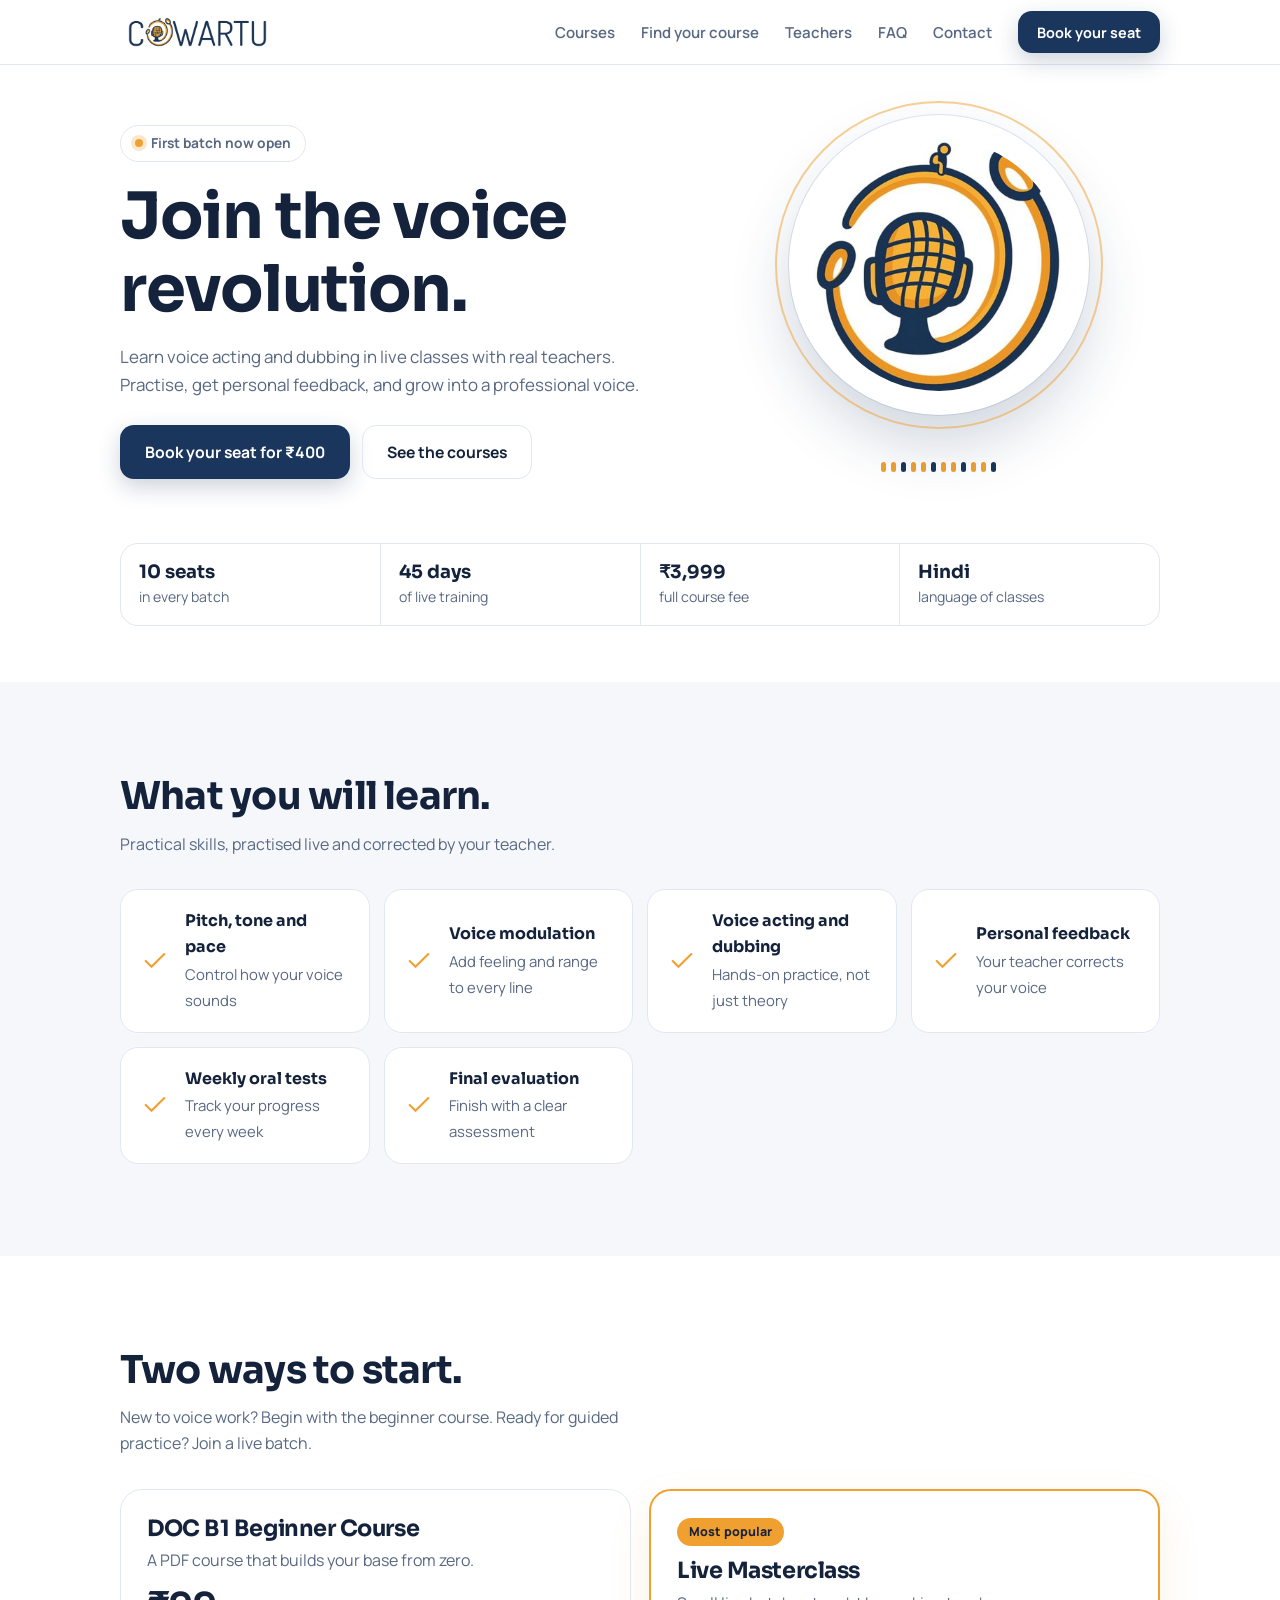
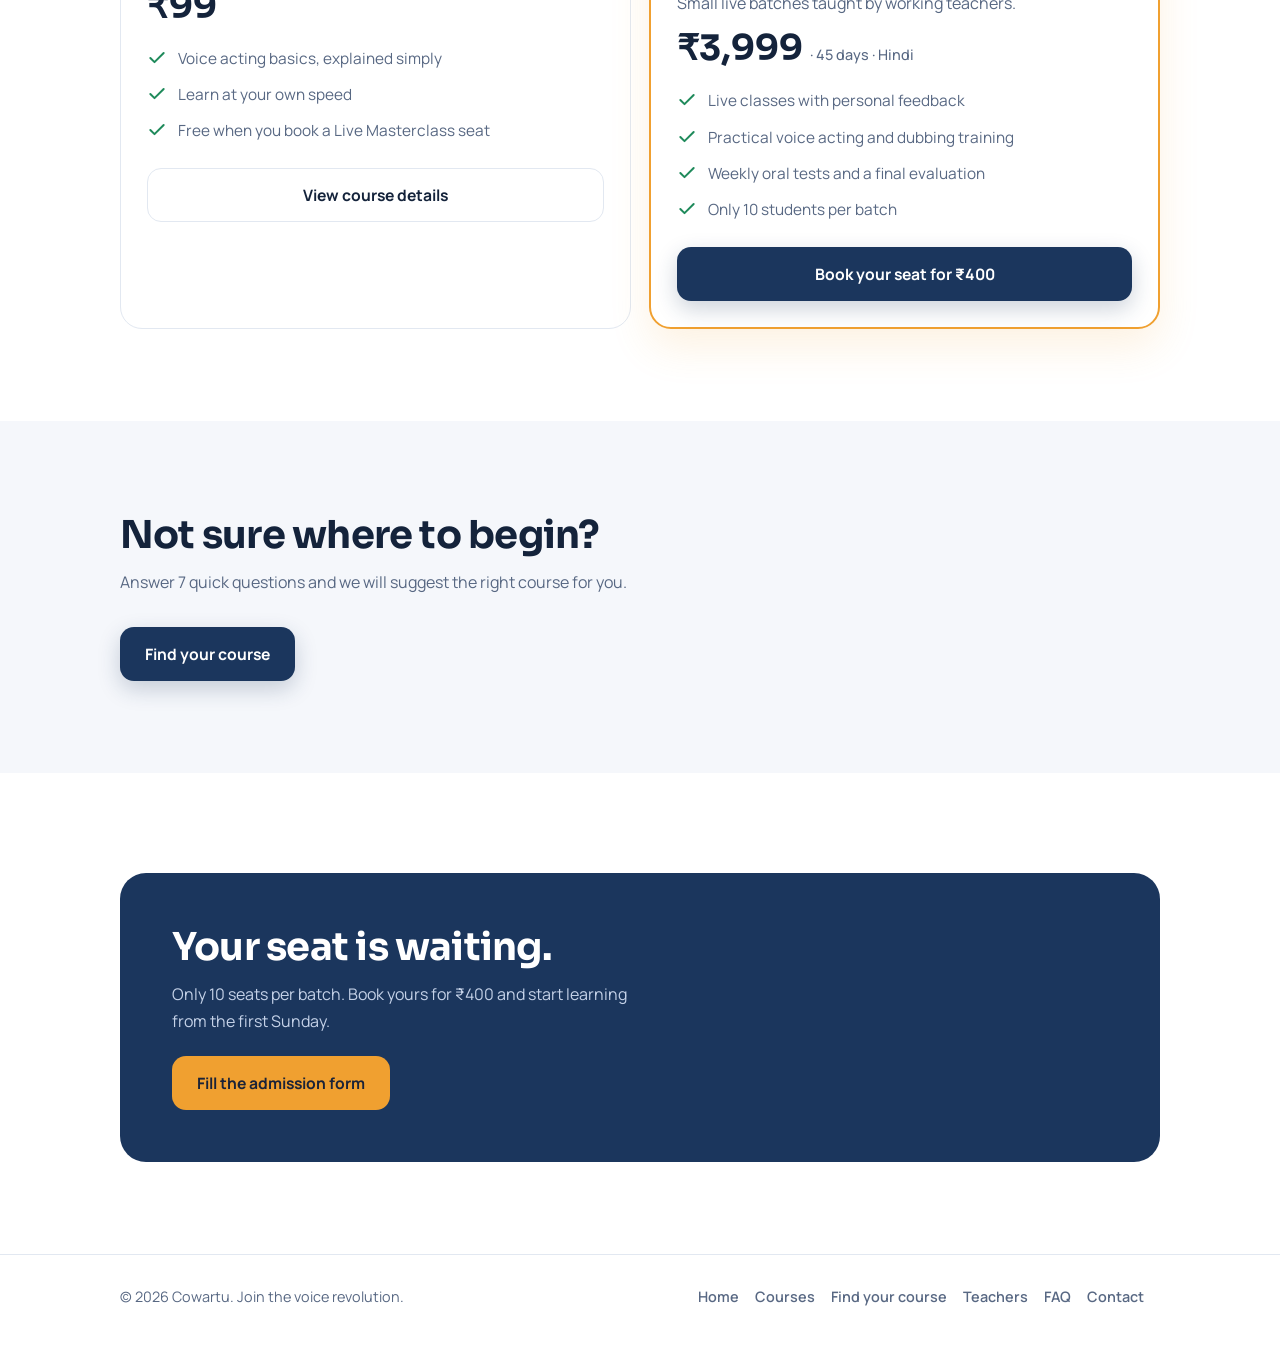
<file: index.html>
<!DOCTYPE html>
<html lang="en">
<head>
<meta charset="utf-8">
<meta name="viewport" content="width=device-width, initial-scale=1, viewport-fit=cover">
<title>Voice Acting and Dubbing Training | Cowartu</title>
<link rel="icon" href="assets/img/logo-mark.jpg">
<link rel="preconnect" href="https://fonts.googleapis.com">
<link rel="preconnect" href="https://fonts.gstatic.com" crossorigin>
<link href="https://fonts.googleapis.com/css2?family=Sora:wght@500;600;700&family=Manrope:wght@400;500;600;700&display=swap" rel="stylesheet">
<link rel="stylesheet" href="assets/css/style.css">
</head>
<body>
<svg width="0" height="0" style="position:absolute" aria-hidden="true">
<symbol id="ck" viewBox="0 0 24 24"><path d="M20 6 9 17l-5-5"/></symbol>
<symbol id="clk" viewBox="0 0 24 24"><circle cx="12" cy="12" r="9"/><path d="M12 7v5l3 2"/></symbol>
<symbol id="mail" viewBox="0 0 24 24"><rect x="3" y="5" width="18" height="14" rx="3"/><path d="m3 8 9 6 9-6"/></symbol>
<symbol id="tel" viewBox="0 0 24 24"><path d="M5 4h4l2 5-2.5 1.5a11 11 0 0 0 5 5L15 13l5 2v4a2 2 0 0 1-2 2A16 16 0 0 1 3 6a2 2 0 0 1 2-2z"/></symbol>
<symbol id="ig" viewBox="0 0 24 24"><rect x="3" y="3" width="18" height="18" rx="5"/><circle cx="12" cy="12" r="4"/><path d="M17.5 6.5h.01"/></symbol>
<symbol id="li" viewBox="0 0 24 24"><path d="M8 10v8M8 6.5v.01M12 18v-8m0 3a3 3 0 0 1 6 0v5"/><rect x="3" y="3" width="18" height="18" rx="4"/></symbol>
<symbol id="wa" viewBox="0 0 24 24"><path d="M3 21l1.6-4.6A8.5 8.5 0 1 1 8 19.5z"/><path d="M9 9c0 3 3 6 6 6l1-1.5-2-1-1 .8c-1-.4-2-1.4-2.4-2.4l.8-1-1-2z"/></symbol>
<symbol id="pin" viewBox="0 0 24 24"><path d="M12 21s7-6 7-11a7 7 0 0 0-14 0c0 5 7 11 7 11z"/><circle cx="12" cy="10" r="2.5"/></symbol>
<symbol id="menu" viewBox="0 0 24 24"><path d="M4 7h16M4 12h16M4 17h16"/></symbol>
</svg>
<header><div class="w nb"><a class="logo" href="index.html" aria-label="Cowartu home"><img src="assets/img/logo-wordmark.png" alt="Cowartu"></a><nav aria-label="Main"><ul><li><a class="l" href="courses.html">Courses</a></li><li><a class="l" href="finder.html">Find your course</a></li><li><a class="l" href="teachers.html">Teachers</a></li><li><a class="l" href="faq.html">FAQ</a></li><li><a class="l" href="contact.html">Contact</a></li><li><a class="btn p sm" href="admission.html">Book your seat</a></li></ul></nav><button class="bt" id="bt" aria-label="Open menu" aria-expanded="false"><svg fill="none" stroke="currentColor" stroke-width="2" stroke-linecap="round"><use href="#menu"/></svg></button></div><div class="menu" id="menu"><a href="courses.html">Courses</a><a href="finder.html">Find your course</a><a href="teachers.html">Teachers</a><a href="faq.html">FAQ</a><a href="contact.html">Contact</a><a class="btn p" href="admission.html">Book your seat</a></div></header>
<main>
<section class="hero">
 <div class="w">
  <div class="hg">
   <div>
    <span class="tagline"><i></i>First batch now open</span>
    <h1>Join the voice revolution.</h1>
    <p class="lead">Learn voice acting and dubbing in live classes with real teachers. Practise, get personal feedback, and grow into a professional voice.</p>
    <div class="cta">
     <a class="btn p" href="admission.html">Book your seat for ₹400</a>
     <a class="btn o" href="courses.html">See the courses</a>
    </div>
   </div>
   <div class="vis" aria-hidden="true">
    <div class="disc"><img src="assets/img/logo-mark.jpg" alt=""></div>
    <div class="wave"><i style="animation-delay:0s"></i><i style="animation-delay:.15s"></i><i style="animation-delay:.3s"></i><i style="animation-delay:.45s"></i><i style="animation-delay:.6s"></i><i style="animation-delay:.75s"></i><i style="animation-delay:.9s"></i><i style="animation-delay:1.05s"></i><i style="animation-delay:.2s"></i><i style="animation-delay:.5s"></i><i style="animation-delay:.8s"></i><i style="animation-delay:.35s"></i></div>
   </div>
  </div>
  <div class="facts">
   <div><b>10 seats</b><span>in every batch</span></div>
   <div><b>45 days</b><span>of live training</span></div>
   <div><b>₹3,999</b><span>full course fee</span></div>
   <div><b>Hindi</b><span>language of classes</span></div>
  </div>
 </div>
</section>
<section class="soft" id="learn">
 <div class="w">
  <h2>What you will learn.</h2>
  <p class="lead">Practical skills, practised live and corrected by your teacher.</p>
  <div class="sg">
   <div class="slot"><svg><use href="#ck"/></svg><div><b>Pitch, tone and pace</b><span>Control how your voice sounds</span></div></div>
   <div class="slot"><svg><use href="#ck"/></svg><div><b>Voice modulation</b><span>Add feeling and range to every line</span></div></div>
   <div class="slot"><svg><use href="#ck"/></svg><div><b>Voice acting and dubbing</b><span>Hands-on practice, not just theory</span></div></div>
   <div class="slot"><svg><use href="#ck"/></svg><div><b>Personal feedback</b><span>Your teacher corrects your voice</span></div></div>
   <div class="slot"><svg><use href="#ck"/></svg><div><b>Weekly oral tests</b><span>Track your progress every week</span></div></div>
   <div class="slot"><svg><use href="#ck"/></svg><div><b>Final evaluation</b><span>Finish with a clear assessment</span></div></div>
  </div>
 </div>
</section>
<section id="courses">
 <div class="w">
  <h2>Two ways to start.</h2>
  <p class="lead">New to voice work? Begin with the beginner course. Ready for guided practice? Join a live batch.</p>
  <div class="cg">
   <article class="card">
    <h3>DOC B1 Beginner Course</h3>
    <p style="color:var(--mute)">A PDF course that builds your base from zero.</p>
    <div class="price">₹99</div>
    <ul>
     <li><svg class="ck"><use href="#ck"/></svg>Voice acting basics, explained simply</li>
     <li><svg class="ck"><use href="#ck"/></svg>Learn at your own speed</li>
     <li><svg class="ck"><use href="#ck"/></svg>Free when you book a Live Masterclass seat</li>
    </ul>
    <a class="btn o" href="doc-b1.html">View course details</a>
   </article>
   <article class="card feat">
    <span class="pill">Most popular</span>
    <h3>Live Masterclass</h3>
    <p style="color:var(--mute)">Small live batches taught by working teachers.</p>
    <div class="price">₹3,999 <small>· 45 days · Hindi</small></div>
    <ul>
     <li><svg class="ck"><use href="#ck"/></svg>Live classes with personal feedback</li>
     <li><svg class="ck"><use href="#ck"/></svg>Practical voice acting and dubbing training</li>
     <li><svg class="ck"><use href="#ck"/></svg>Weekly oral tests and a final evaluation</li>
     <li><svg class="ck"><use href="#ck"/></svg>Only 10 students per batch</li>
    </ul>
    <a class="btn p" href="admission.html">Book your seat for ₹400</a>
   </article>
  </div>
 </div>
</section>
<section class="soft"><div class="w"><h2>Not sure where to begin?</h2><p class="lead">Answer 7 quick questions and we will suggest the right course for you.</p><a class="btn p" href="finder.html">Find your course</a></div></section>
<section id="join">
 <div class="w">
  <div class="band">
   <h2>Your seat is waiting.</h2>
   <p>Only 10 seats per batch. Book yours for ₹400 and start learning from the first Sunday.</p>
   <a class="btn" href="admission.html">Fill the admission form</a>
  </div>
 </div>
</section>
</main>
<footer><div class="w"><span>© 2026 Cowartu. Join the voice revolution.</span><span><a href="index.html">Home</a><a href="courses.html">Courses</a><a href="finder.html">Find your course</a><a href="teachers.html">Teachers</a><a href="faq.html">FAQ</a><a href="contact.html">Contact</a></span></div></footer>
<script src="assets/js/config.js"></script>
<script src="assets/js/main.js"></script>
</body>
</html>
</file>
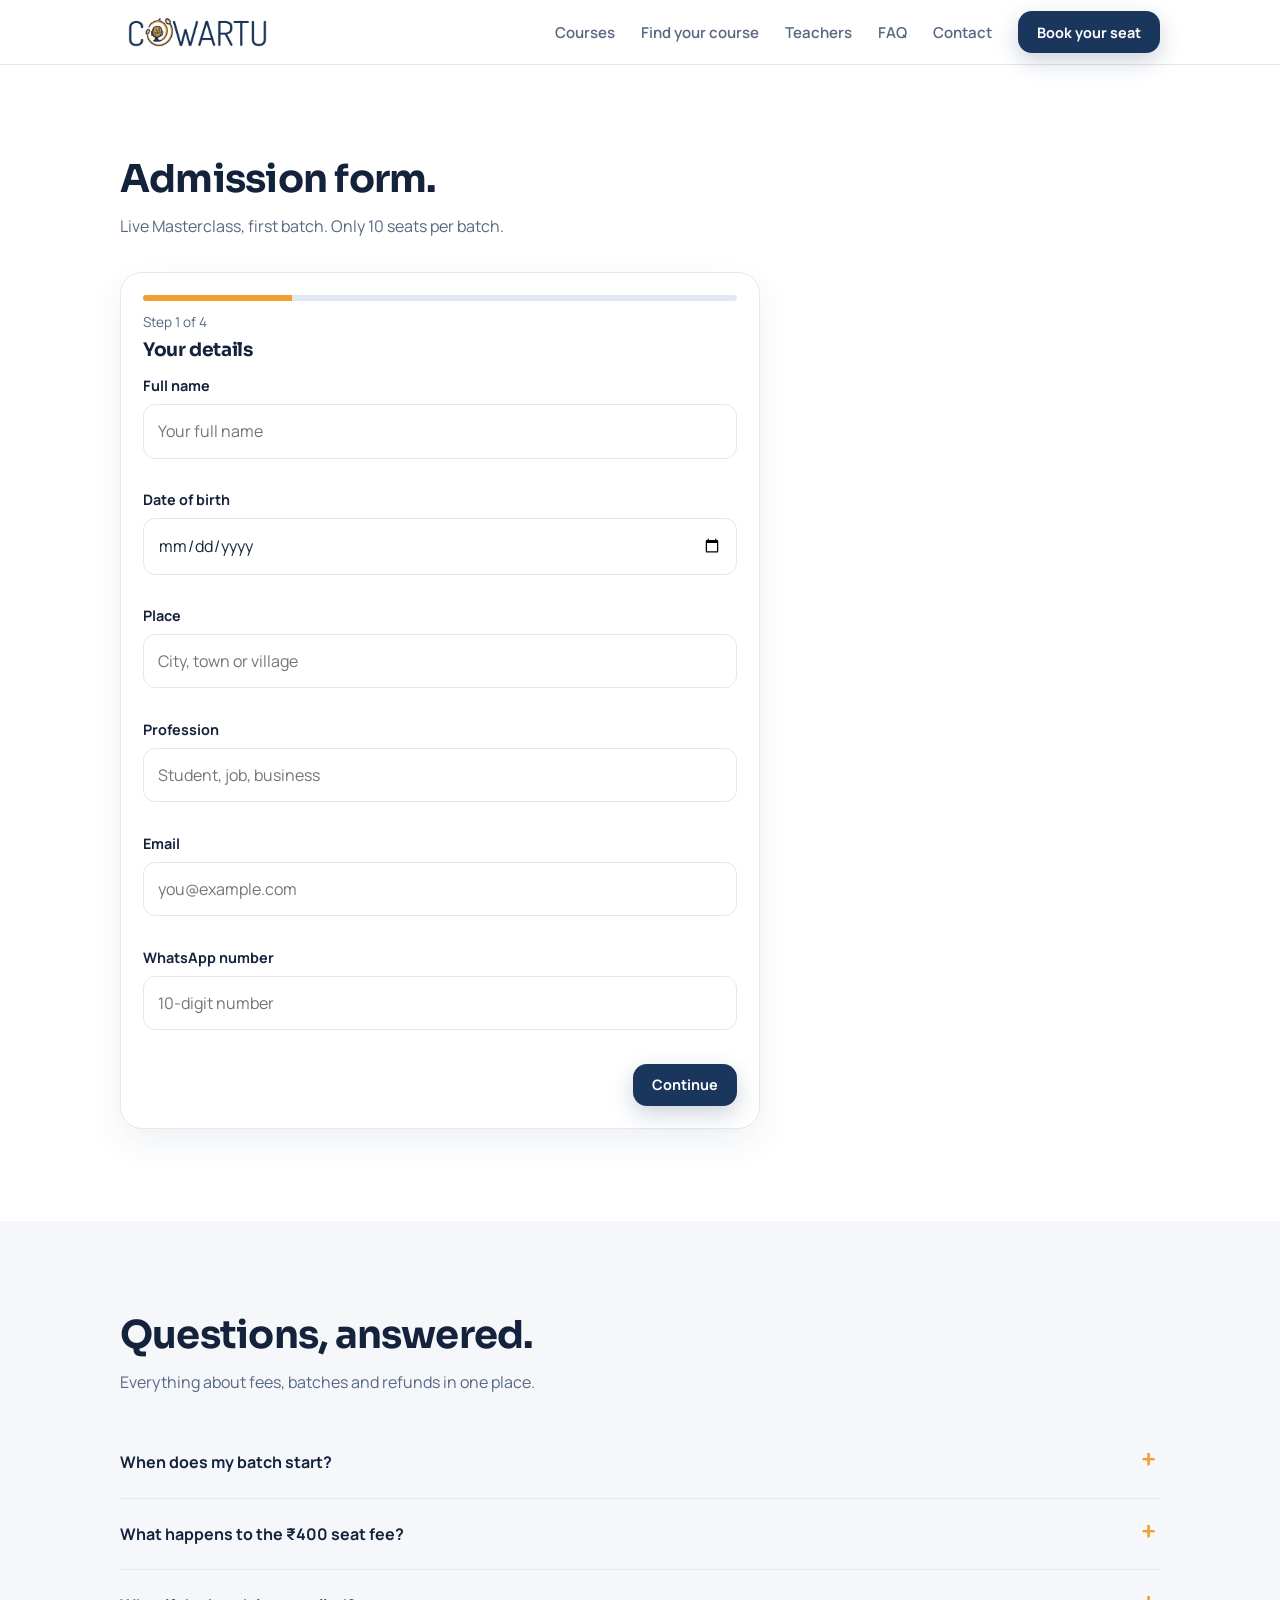
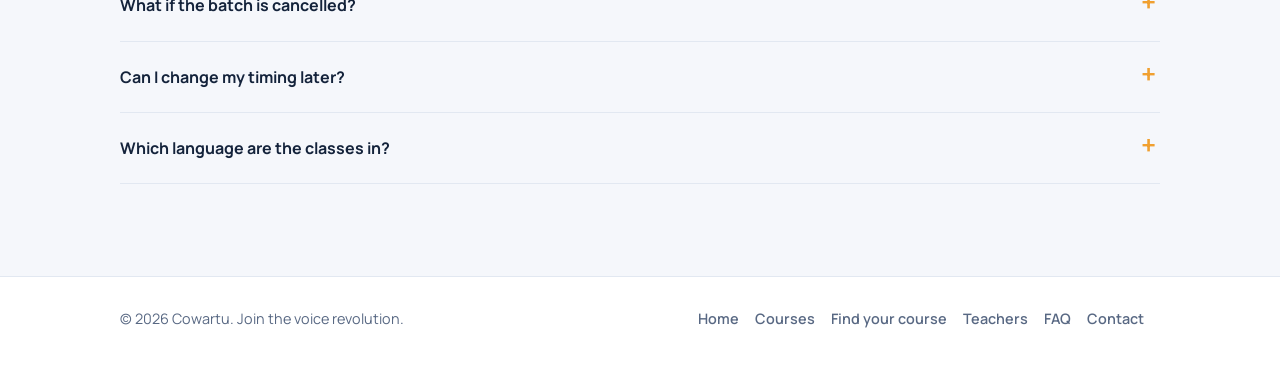
<file: admission.html>
<!DOCTYPE html>
<html lang="en">
<head>
<meta charset="utf-8">
<meta name="viewport" content="width=device-width, initial-scale=1, viewport-fit=cover">
<title>Admission Form | Cowartu</title>
<link rel="icon" href="assets/img/logo-mark.jpg">
<link rel="preconnect" href="https://fonts.googleapis.com">
<link rel="preconnect" href="https://fonts.gstatic.com" crossorigin>
<link href="https://fonts.googleapis.com/css2?family=Sora:wght@500;600;700&family=Manrope:wght@400;500;600;700&display=swap" rel="stylesheet">
<link rel="stylesheet" href="assets/css/style.css">
</head>
<body>
<svg width="0" height="0" style="position:absolute" aria-hidden="true">
<symbol id="ck" viewBox="0 0 24 24"><path d="M20 6 9 17l-5-5"/></symbol>
<symbol id="clk" viewBox="0 0 24 24"><circle cx="12" cy="12" r="9"/><path d="M12 7v5l3 2"/></symbol>
<symbol id="mail" viewBox="0 0 24 24"><rect x="3" y="5" width="18" height="14" rx="3"/><path d="m3 8 9 6 9-6"/></symbol>
<symbol id="tel" viewBox="0 0 24 24"><path d="M5 4h4l2 5-2.5 1.5a11 11 0 0 0 5 5L15 13l5 2v4a2 2 0 0 1-2 2A16 16 0 0 1 3 6a2 2 0 0 1 2-2z"/></symbol>
<symbol id="ig" viewBox="0 0 24 24"><rect x="3" y="3" width="18" height="18" rx="5"/><circle cx="12" cy="12" r="4"/><path d="M17.5 6.5h.01"/></symbol>
<symbol id="li" viewBox="0 0 24 24"><path d="M8 10v8M8 6.5v.01M12 18v-8m0 3a3 3 0 0 1 6 0v5"/><rect x="3" y="3" width="18" height="18" rx="4"/></symbol>
<symbol id="wa" viewBox="0 0 24 24"><path d="M3 21l1.6-4.6A8.5 8.5 0 1 1 8 19.5z"/><path d="M9 9c0 3 3 6 6 6l1-1.5-2-1-1 .8c-1-.4-2-1.4-2.4-2.4l.8-1-1-2z"/></symbol>
<symbol id="pin" viewBox="0 0 24 24"><path d="M12 21s7-6 7-11a7 7 0 0 0-14 0c0 5 7 11 7 11z"/><circle cx="12" cy="10" r="2.5"/></symbol>
<symbol id="menu" viewBox="0 0 24 24"><path d="M4 7h16M4 12h16M4 17h16"/></symbol>
</svg>
<header><div class="w nb"><a class="logo" href="index.html" aria-label="Cowartu home"><img src="assets/img/logo-wordmark.png" alt="Cowartu"></a><nav aria-label="Main"><ul><li><a class="l" href="courses.html">Courses</a></li><li><a class="l" href="finder.html">Find your course</a></li><li><a class="l" href="teachers.html">Teachers</a></li><li><a class="l" href="faq.html">FAQ</a></li><li><a class="l" href="contact.html">Contact</a></li><li><a class="btn p sm" href="admission.html">Book your seat</a></li></ul></nav><button class="bt" id="bt" aria-label="Open menu" aria-expanded="false"><svg fill="none" stroke="currentColor" stroke-width="2" stroke-linecap="round"><use href="#menu"/></svg></button></div><div class="menu" id="menu"><a href="courses.html">Courses</a><a href="finder.html">Find your course</a><a href="teachers.html">Teachers</a><a href="faq.html">FAQ</a><a href="contact.html">Contact</a><a class="btn p" href="admission.html">Book your seat</a></div></header>
<main>
<section id="apply">
 <div class="w">
  <h2>Admission form.</h2>
  <p class="lead">Live Masterclass, first batch. Only 10 seats per batch.</p>
  <div class="panel" id="fm"></div>
 </div>
</section>
<section class="soft" id="faq">
 <div class="w">
  <h2>Questions, answered.</h2>
  <p class="lead">Everything about fees, batches and refunds in one place.</p>
  <details><summary>When does my batch start?</summary><p>Your batch starts once 10 students have joined your chosen timing. We inform you by email and WhatsApp the moment it is ready.</p></details>
  <details><summary>What happens to the ₹400 seat fee?</summary><p>It is adjusted in your total course fee of ₹3,999. After the demo class, you pay the remaining ₹3,599.</p></details>
  <details><summary>What if the batch is cancelled?</summary><p>You receive a refund as soon as it is cancelled. ₹100 is deducted for the DOC B1 PDF course, so ₹300 is returned.</p></details>
  <details><summary>Can I change my timing later?</summary><p>Once a batch is fixed, the timing cannot be changed directly. Send a request by email to ishwar@cowartu.com.</p></details>
  <details><summary>Which language are the classes in?</summary><p>Classes are taught in Hindi.</p></details>
 </div>
</section>
<div id="md"></div>
</main>
<footer><div class="w"><span>© 2026 Cowartu. Join the voice revolution.</span><span><a href="index.html">Home</a><a href="courses.html">Courses</a><a href="finder.html">Find your course</a><a href="teachers.html">Teachers</a><a href="faq.html">FAQ</a><a href="contact.html">Contact</a></span></div></footer>
<script src="assets/js/config.js"></script>
<script src="assets/js/main.js"></script>
<script src="assets/js/admission.js"></script>
</body>
</html>
</file>
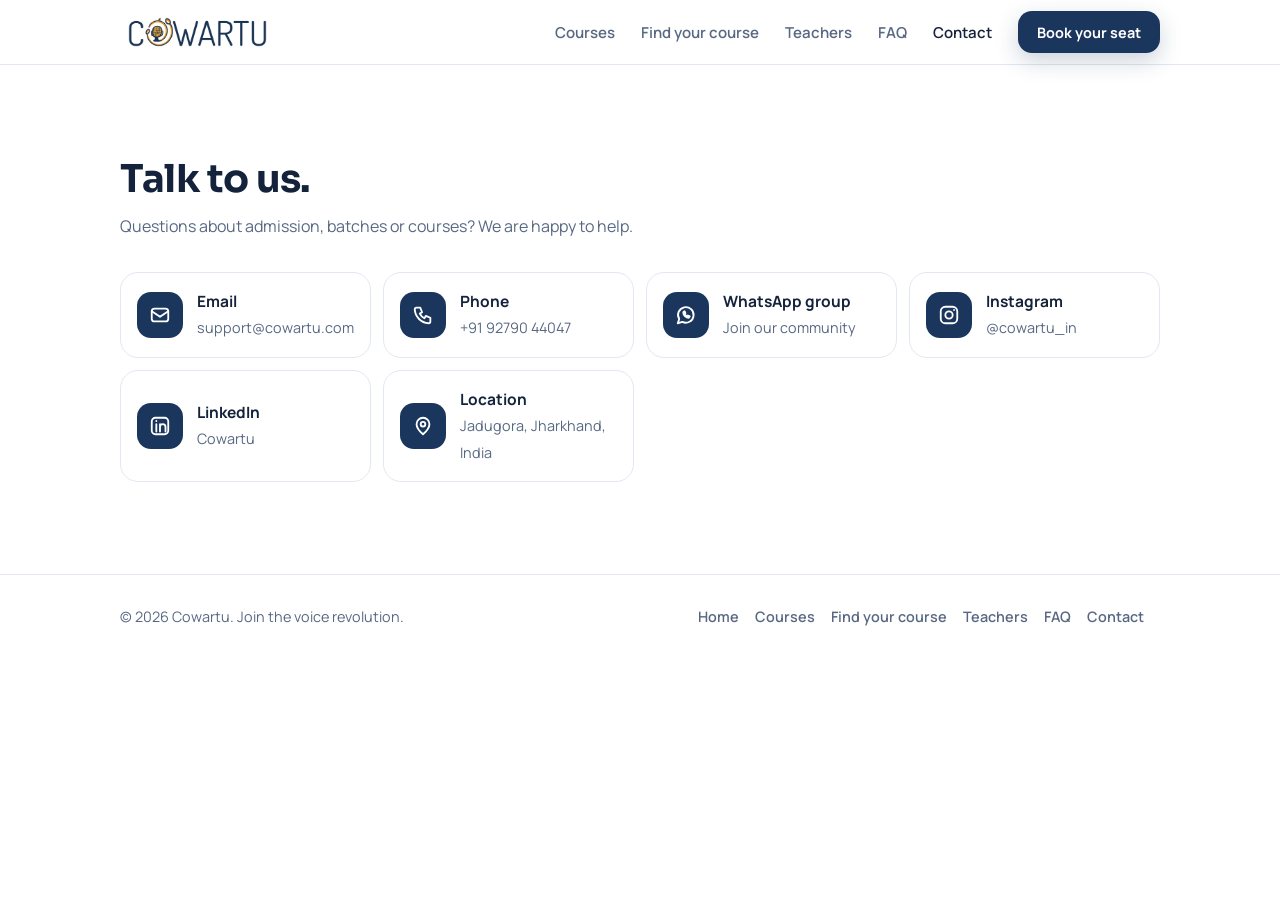
<file: contact.html>
<!DOCTYPE html>
<html lang="en">
<head>
<meta charset="utf-8">
<meta name="viewport" content="width=device-width, initial-scale=1, viewport-fit=cover">
<title>Contact Us | Cowartu</title>
<link rel="icon" href="assets/img/logo-mark.jpg">
<link rel="preconnect" href="https://fonts.googleapis.com">
<link rel="preconnect" href="https://fonts.gstatic.com" crossorigin>
<link href="https://fonts.googleapis.com/css2?family=Sora:wght@500;600;700&family=Manrope:wght@400;500;600;700&display=swap" rel="stylesheet">
<link rel="stylesheet" href="assets/css/style.css">
</head>
<body>
<svg width="0" height="0" style="position:absolute" aria-hidden="true">
<symbol id="ck" viewBox="0 0 24 24"><path d="M20 6 9 17l-5-5"/></symbol>
<symbol id="clk" viewBox="0 0 24 24"><circle cx="12" cy="12" r="9"/><path d="M12 7v5l3 2"/></symbol>
<symbol id="mail" viewBox="0 0 24 24"><rect x="3" y="5" width="18" height="14" rx="3"/><path d="m3 8 9 6 9-6"/></symbol>
<symbol id="tel" viewBox="0 0 24 24"><path d="M5 4h4l2 5-2.5 1.5a11 11 0 0 0 5 5L15 13l5 2v4a2 2 0 0 1-2 2A16 16 0 0 1 3 6a2 2 0 0 1 2-2z"/></symbol>
<symbol id="ig" viewBox="0 0 24 24"><rect x="3" y="3" width="18" height="18" rx="5"/><circle cx="12" cy="12" r="4"/><path d="M17.5 6.5h.01"/></symbol>
<symbol id="li" viewBox="0 0 24 24"><path d="M8 10v8M8 6.5v.01M12 18v-8m0 3a3 3 0 0 1 6 0v5"/><rect x="3" y="3" width="18" height="18" rx="4"/></symbol>
<symbol id="wa" viewBox="0 0 24 24"><path d="M3 21l1.6-4.6A8.5 8.5 0 1 1 8 19.5z"/><path d="M9 9c0 3 3 6 6 6l1-1.5-2-1-1 .8c-1-.4-2-1.4-2.4-2.4l.8-1-1-2z"/></symbol>
<symbol id="pin" viewBox="0 0 24 24"><path d="M12 21s7-6 7-11a7 7 0 0 0-14 0c0 5 7 11 7 11z"/><circle cx="12" cy="10" r="2.5"/></symbol>
<symbol id="menu" viewBox="0 0 24 24"><path d="M4 7h16M4 12h16M4 17h16"/></symbol>
</svg>
<header><div class="w nb"><a class="logo" href="index.html" aria-label="Cowartu home"><img src="assets/img/logo-wordmark.png" alt="Cowartu"></a><nav aria-label="Main"><ul><li><a class="l" href="courses.html">Courses</a></li><li><a class="l" href="finder.html">Find your course</a></li><li><a class="l" href="teachers.html">Teachers</a></li><li><a class="l" href="faq.html">FAQ</a></li><li><a class="l" href="contact.html" aria-current="page">Contact</a></li><li><a class="btn p sm" href="admission.html">Book your seat</a></li></ul></nav><button class="bt" id="bt" aria-label="Open menu" aria-expanded="false"><svg fill="none" stroke="currentColor" stroke-width="2" stroke-linecap="round"><use href="#menu"/></svg></button></div><div class="menu" id="menu"><a href="courses.html">Courses</a><a href="finder.html">Find your course</a><a href="teachers.html">Teachers</a><a href="faq.html">FAQ</a><a href="contact.html" aria-current="page">Contact</a><a class="btn p" href="admission.html">Book your seat</a></div></header>
<main>
<section id="contact">
 <div class="w">
  <h2>Talk to us.</h2>
  <p class="lead">Questions about admission, batches or courses? We are happy to help.</p>
  <div class="kg">
   <a class="k" href="mailto:support@cowartu.com"><span class="ic"><svg><use href="#mail"/></svg></span><span><b>Email</b><small>support@cowartu.com</small></span></a>
   <a class="k" href="tel:+919279044047"><span class="ic"><svg><use href="#tel"/></svg></span><span><b>Phone</b><small>+91 92790 44047</small></span></a>
   <a class="k" href="https://chat.whatsapp.com/ItUqXznzdgR7CnewWq7qWe" target="_blank" rel="noopener"><span class="ic"><svg><use href="#wa"/></svg></span><span><b>WhatsApp group</b><small>Join our community</small></span></a>
   <a class="k" href="https://www.instagram.com/cowartu_in" target="_blank" rel="noopener"><span class="ic"><svg><use href="#ig"/></svg></span><span><b>Instagram</b><small>@cowartu_in</small></span></a>
   <a class="k" href="https://www.linkedin.com/company/cowartu/" target="_blank" rel="noopener"><span class="ic"><svg><use href="#li"/></svg></span><span><b>LinkedIn</b><small>Cowartu</small></span></a>
   <a class="k" href="https://www.google.com/maps/search/?api=1&amp;query=Jadugora%2C+Jharkhand%2C+India" target="_blank" rel="noopener"><span class="ic"><svg><use href="#pin"/></svg></span><span><b>Location</b><small>Jadugora, Jharkhand, India</small></span></a>
  </div>
 </div>
</section>
</main>
<footer><div class="w"><span>© 2026 Cowartu. Join the voice revolution.</span><span><a href="index.html">Home</a><a href="courses.html">Courses</a><a href="finder.html">Find your course</a><a href="teachers.html">Teachers</a><a href="faq.html">FAQ</a><a href="contact.html">Contact</a></span></div></footer>
<script src="assets/js/config.js"></script>
<script src="assets/js/main.js"></script>
</body>
</html>
</file>
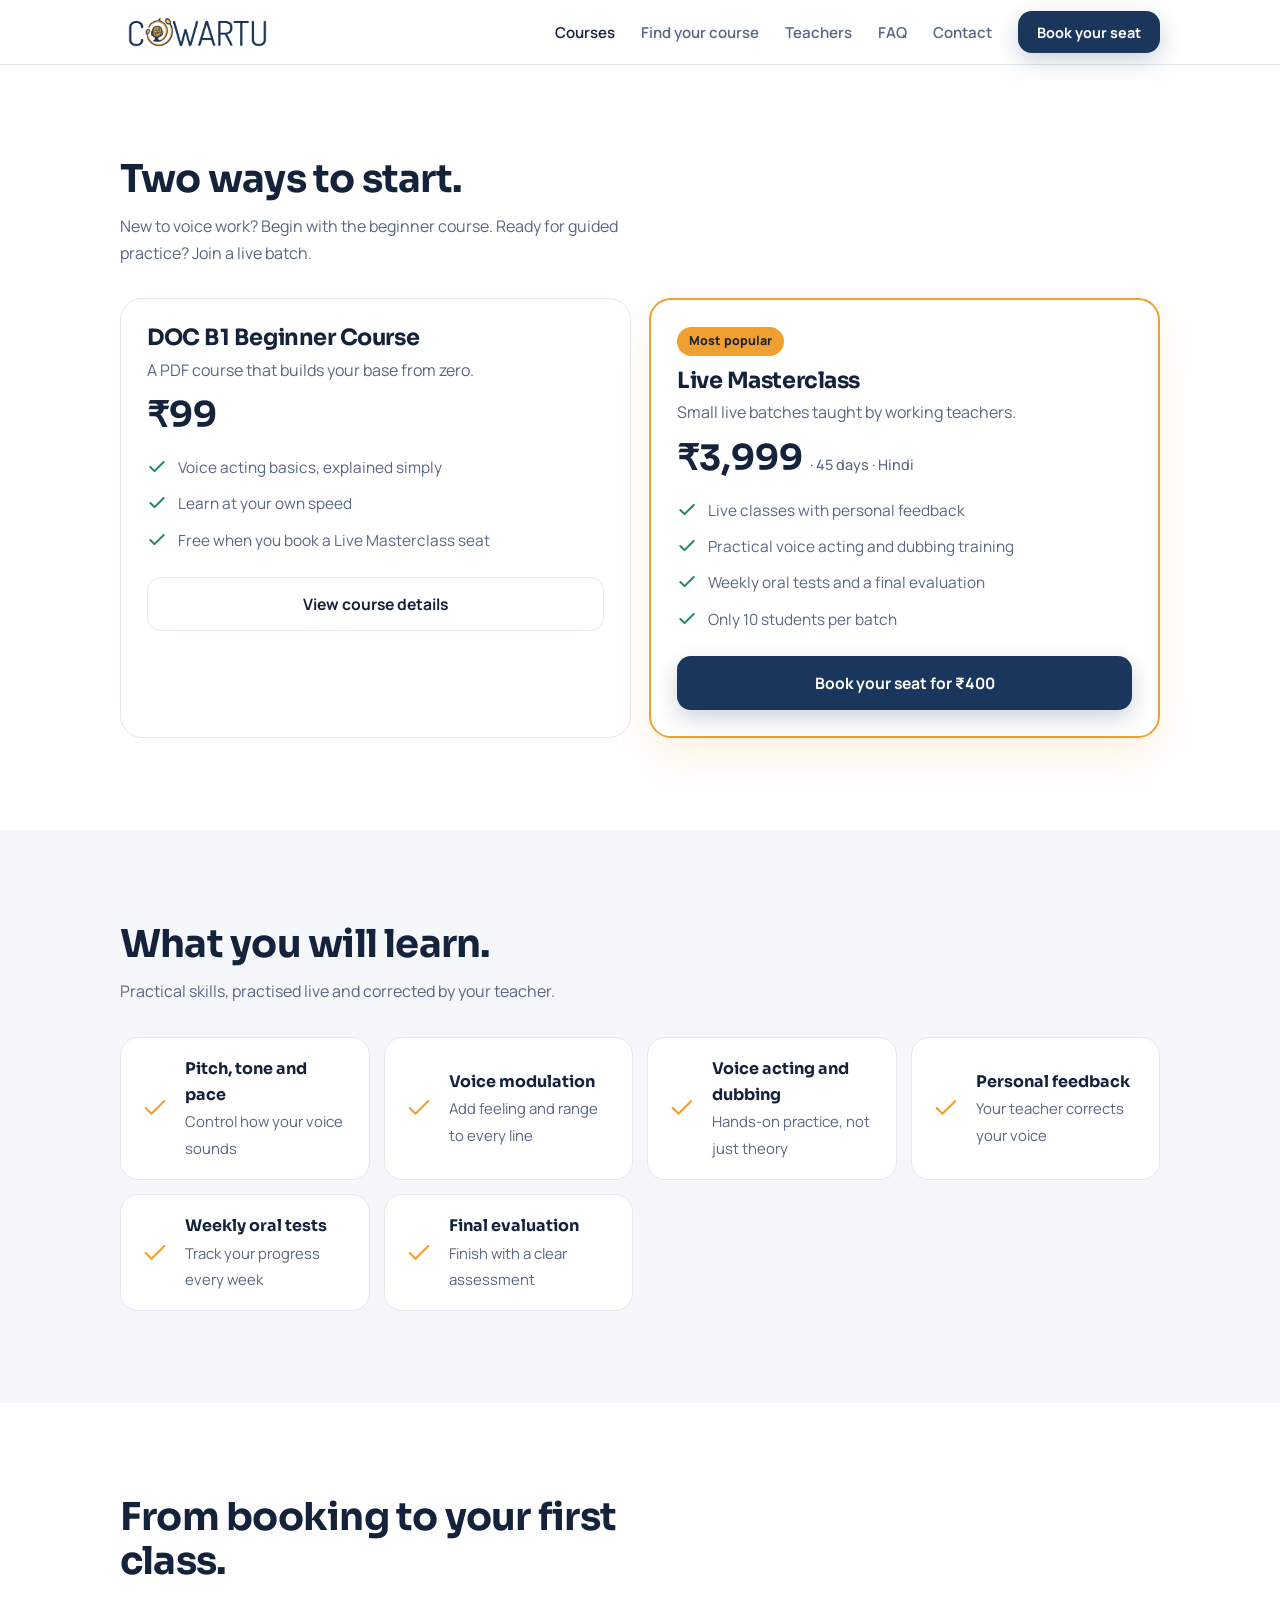
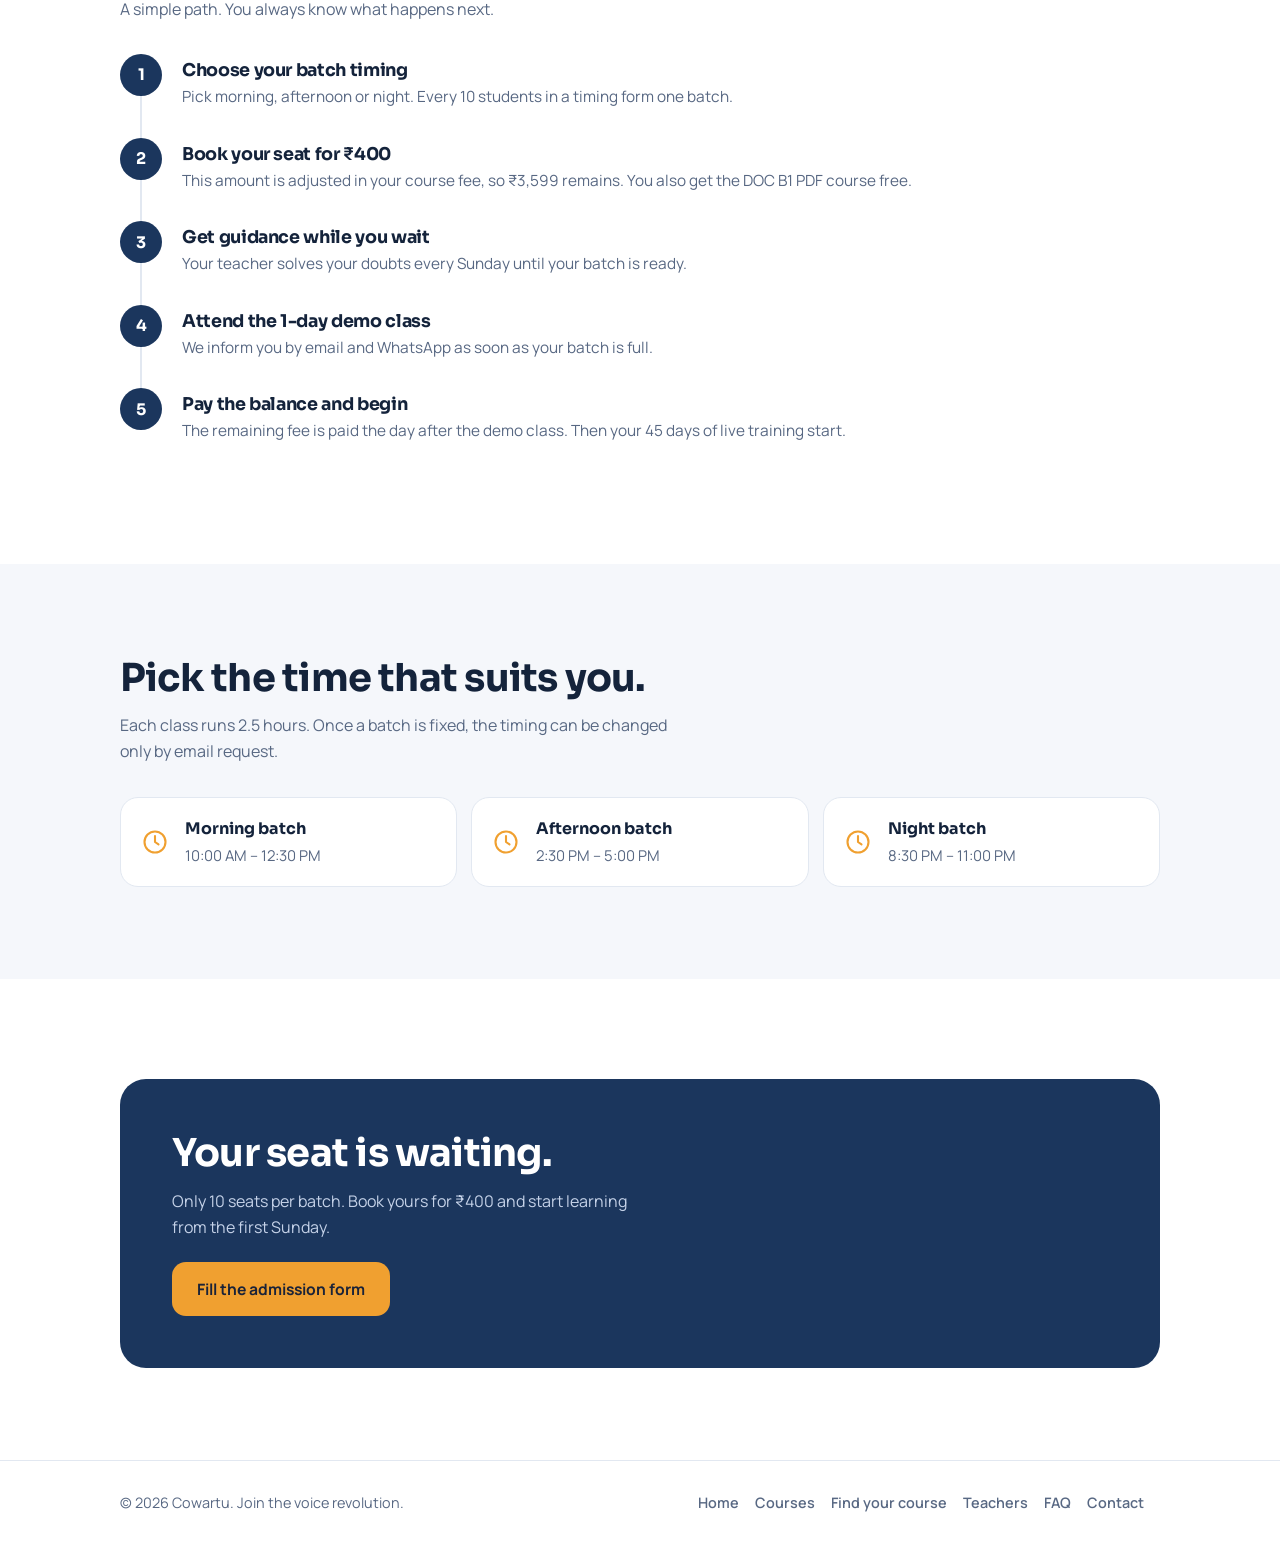
<file: courses.html>
<!DOCTYPE html>
<html lang="en">
<head>
<meta charset="utf-8">
<meta name="viewport" content="width=device-width, initial-scale=1, viewport-fit=cover">
<title>Courses | Cowartu</title>
<link rel="icon" href="assets/img/logo-mark.jpg">
<link rel="preconnect" href="https://fonts.googleapis.com">
<link rel="preconnect" href="https://fonts.gstatic.com" crossorigin>
<link href="https://fonts.googleapis.com/css2?family=Sora:wght@500;600;700&family=Manrope:wght@400;500;600;700&display=swap" rel="stylesheet">
<link rel="stylesheet" href="assets/css/style.css">
</head>
<body>
<svg width="0" height="0" style="position:absolute" aria-hidden="true">
<symbol id="ck" viewBox="0 0 24 24"><path d="M20 6 9 17l-5-5"/></symbol>
<symbol id="clk" viewBox="0 0 24 24"><circle cx="12" cy="12" r="9"/><path d="M12 7v5l3 2"/></symbol>
<symbol id="mail" viewBox="0 0 24 24"><rect x="3" y="5" width="18" height="14" rx="3"/><path d="m3 8 9 6 9-6"/></symbol>
<symbol id="tel" viewBox="0 0 24 24"><path d="M5 4h4l2 5-2.5 1.5a11 11 0 0 0 5 5L15 13l5 2v4a2 2 0 0 1-2 2A16 16 0 0 1 3 6a2 2 0 0 1 2-2z"/></symbol>
<symbol id="ig" viewBox="0 0 24 24"><rect x="3" y="3" width="18" height="18" rx="5"/><circle cx="12" cy="12" r="4"/><path d="M17.5 6.5h.01"/></symbol>
<symbol id="li" viewBox="0 0 24 24"><path d="M8 10v8M8 6.5v.01M12 18v-8m0 3a3 3 0 0 1 6 0v5"/><rect x="3" y="3" width="18" height="18" rx="4"/></symbol>
<symbol id="wa" viewBox="0 0 24 24"><path d="M3 21l1.6-4.6A8.5 8.5 0 1 1 8 19.5z"/><path d="M9 9c0 3 3 6 6 6l1-1.5-2-1-1 .8c-1-.4-2-1.4-2.4-2.4l.8-1-1-2z"/></symbol>
<symbol id="pin" viewBox="0 0 24 24"><path d="M12 21s7-6 7-11a7 7 0 0 0-14 0c0 5 7 11 7 11z"/><circle cx="12" cy="10" r="2.5"/></symbol>
<symbol id="menu" viewBox="0 0 24 24"><path d="M4 7h16M4 12h16M4 17h16"/></symbol>
</svg>
<header><div class="w nb"><a class="logo" href="index.html" aria-label="Cowartu home"><img src="assets/img/logo-wordmark.png" alt="Cowartu"></a><nav aria-label="Main"><ul><li><a class="l" href="courses.html" aria-current="page">Courses</a></li><li><a class="l" href="finder.html">Find your course</a></li><li><a class="l" href="teachers.html">Teachers</a></li><li><a class="l" href="faq.html">FAQ</a></li><li><a class="l" href="contact.html">Contact</a></li><li><a class="btn p sm" href="admission.html">Book your seat</a></li></ul></nav><button class="bt" id="bt" aria-label="Open menu" aria-expanded="false"><svg fill="none" stroke="currentColor" stroke-width="2" stroke-linecap="round"><use href="#menu"/></svg></button></div><div class="menu" id="menu"><a href="courses.html" aria-current="page">Courses</a><a href="finder.html">Find your course</a><a href="teachers.html">Teachers</a><a href="faq.html">FAQ</a><a href="contact.html">Contact</a><a class="btn p" href="admission.html">Book your seat</a></div></header>
<main>
<section id="courses">
 <div class="w">
  <h2>Two ways to start.</h2>
  <p class="lead">New to voice work? Begin with the beginner course. Ready for guided practice? Join a live batch.</p>
  <div class="cg">
   <article class="card">
    <h3>DOC B1 Beginner Course</h3>
    <p style="color:var(--mute)">A PDF course that builds your base from zero.</p>
    <div class="price">₹99</div>
    <ul>
     <li><svg class="ck"><use href="#ck"/></svg>Voice acting basics, explained simply</li>
     <li><svg class="ck"><use href="#ck"/></svg>Learn at your own speed</li>
     <li><svg class="ck"><use href="#ck"/></svg>Free when you book a Live Masterclass seat</li>
    </ul>
    <a class="btn o" href="doc-b1.html">View course details</a>
   </article>
   <article class="card feat">
    <span class="pill">Most popular</span>
    <h3>Live Masterclass</h3>
    <p style="color:var(--mute)">Small live batches taught by working teachers.</p>
    <div class="price">₹3,999 <small>· 45 days · Hindi</small></div>
    <ul>
     <li><svg class="ck"><use href="#ck"/></svg>Live classes with personal feedback</li>
     <li><svg class="ck"><use href="#ck"/></svg>Practical voice acting and dubbing training</li>
     <li><svg class="ck"><use href="#ck"/></svg>Weekly oral tests and a final evaluation</li>
     <li><svg class="ck"><use href="#ck"/></svg>Only 10 students per batch</li>
    </ul>
    <a class="btn p" href="admission.html">Book your seat for ₹400</a>
   </article>
  </div>
 </div>
</section>
<section class="soft" id="learn">
 <div class="w">
  <h2>What you will learn.</h2>
  <p class="lead">Practical skills, practised live and corrected by your teacher.</p>
  <div class="sg">
   <div class="slot"><svg><use href="#ck"/></svg><div><b>Pitch, tone and pace</b><span>Control how your voice sounds</span></div></div>
   <div class="slot"><svg><use href="#ck"/></svg><div><b>Voice modulation</b><span>Add feeling and range to every line</span></div></div>
   <div class="slot"><svg><use href="#ck"/></svg><div><b>Voice acting and dubbing</b><span>Hands-on practice, not just theory</span></div></div>
   <div class="slot"><svg><use href="#ck"/></svg><div><b>Personal feedback</b><span>Your teacher corrects your voice</span></div></div>
   <div class="slot"><svg><use href="#ck"/></svg><div><b>Weekly oral tests</b><span>Track your progress every week</span></div></div>
   <div class="slot"><svg><use href="#ck"/></svg><div><b>Final evaluation</b><span>Finish with a clear assessment</span></div></div>
  </div>
 </div>
</section>
<section id="how">
 <div class="w">
  <h2>From booking to your first class.</h2>
  <p class="lead">A simple path. You always know what happens next.</p>
  <ol class="st">
   <li><h3>Choose your batch timing</h3><p>Pick morning, afternoon or night. Every 10 students in a timing form one batch.</p></li>
   <li><h3>Book your seat for ₹400</h3><p>This amount is adjusted in your course fee, so ₹3,599 remains. You also get the DOC B1 PDF course free.</p></li>
   <li><h3>Get guidance while you wait</h3><p>Your teacher solves your doubts every Sunday until your batch is ready.</p></li>
   <li><h3>Attend the 1-day demo class</h3><p>We inform you by email and WhatsApp as soon as your batch is full.</p></li>
   <li><h3>Pay the balance and begin</h3><p>The remaining fee is paid the day after the demo class. Then your 45 days of live training start.</p></li>
  </ol>
 </div>
</section>
<section class="soft">
 <div class="w">
  <h2>Pick the time that suits you.</h2>
  <p class="lead">Each class runs 2.5 hours. Once a batch is fixed, the timing can be changed only by email request.</p>
  <div class="sg">
   <div class="slot"><svg><use href="#clk"/></svg><div><b>Morning batch</b><span>10:00 AM – 12:30 PM</span></div></div>
   <div class="slot"><svg><use href="#clk"/></svg><div><b>Afternoon batch</b><span>2:30 PM – 5:00 PM</span></div></div>
   <div class="slot"><svg><use href="#clk"/></svg><div><b>Night batch</b><span>8:30 PM – 11:00 PM</span></div></div>
  </div>
 </div>
</section>
<section id="join">
 <div class="w">
  <div class="band">
   <h2>Your seat is waiting.</h2>
   <p>Only 10 seats per batch. Book yours for ₹400 and start learning from the first Sunday.</p>
   <a class="btn" href="admission.html">Fill the admission form</a>
  </div>
 </div>
</section>
</main>
<footer><div class="w"><span>© 2026 Cowartu. Join the voice revolution.</span><span><a href="index.html">Home</a><a href="courses.html">Courses</a><a href="finder.html">Find your course</a><a href="teachers.html">Teachers</a><a href="faq.html">FAQ</a><a href="contact.html">Contact</a></span></div></footer>
<script src="assets/js/config.js"></script>
<script src="assets/js/main.js"></script>
</body>
</html>
</file>
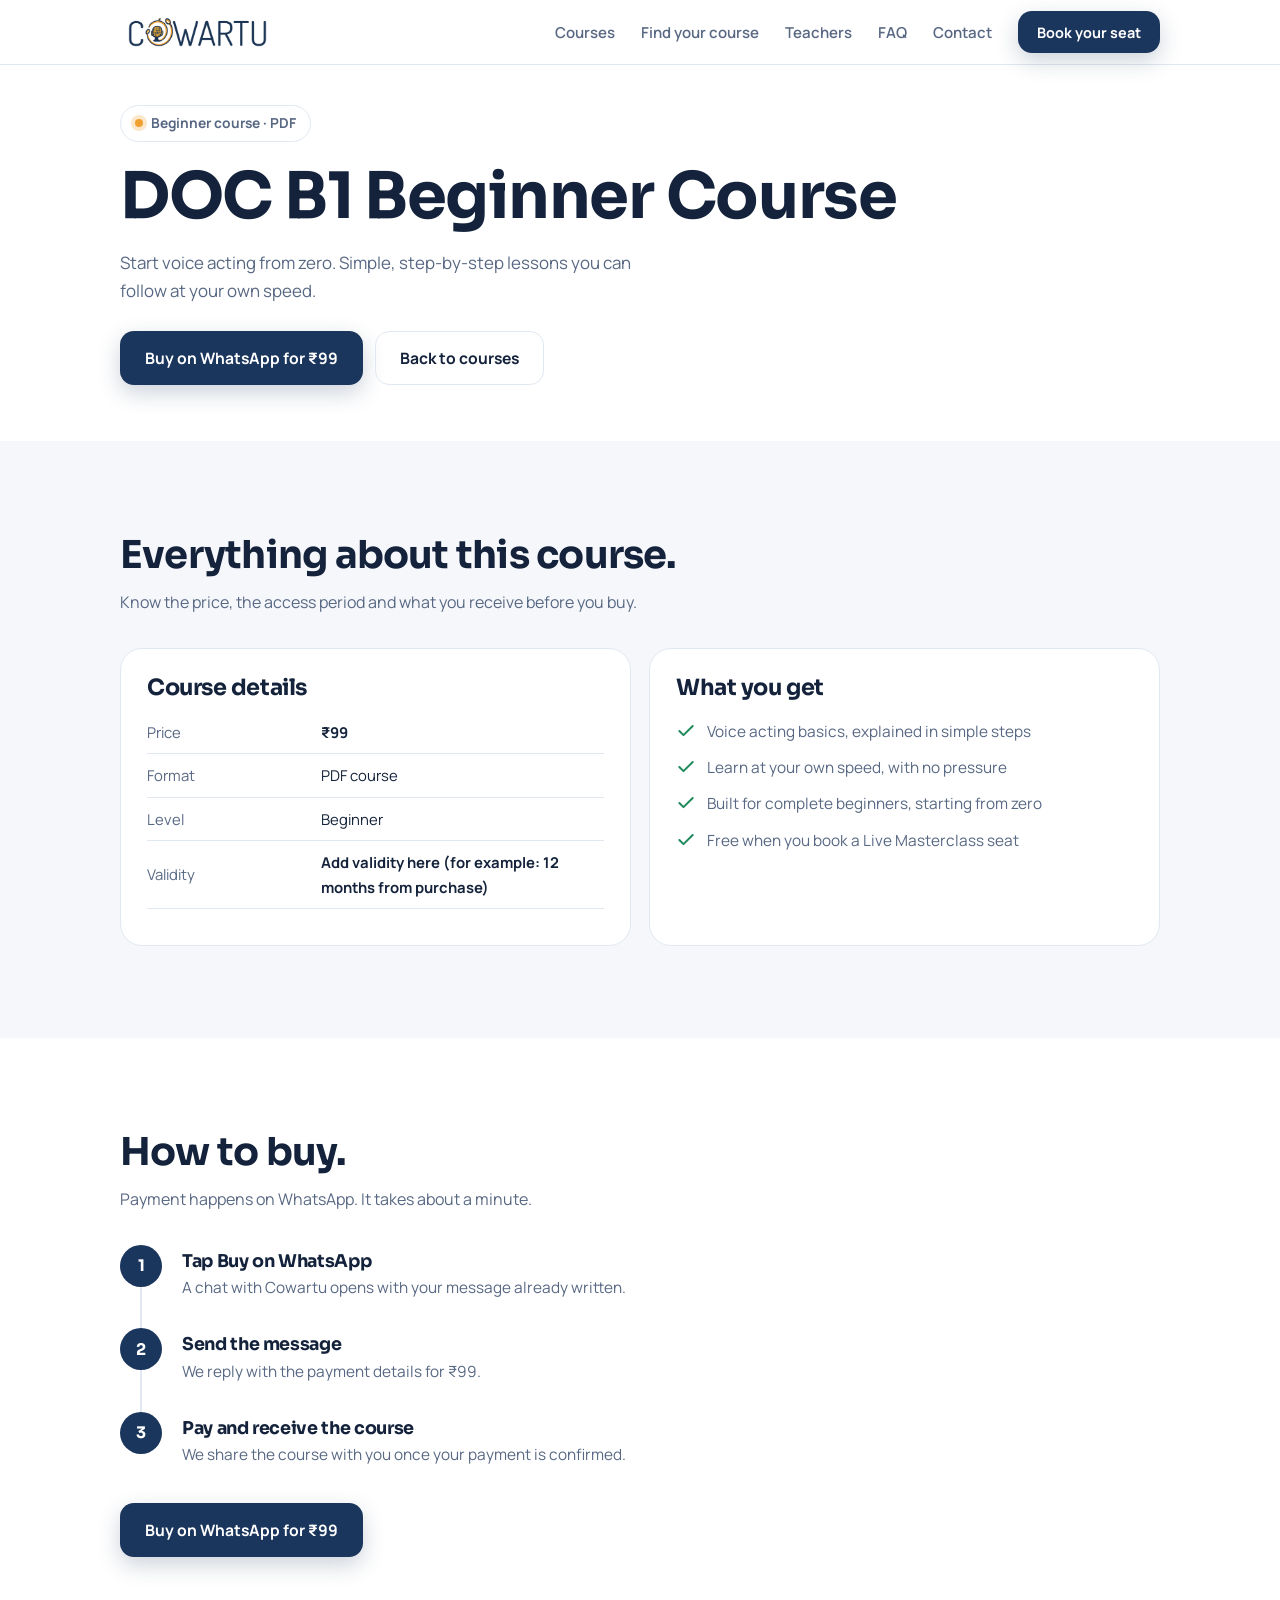
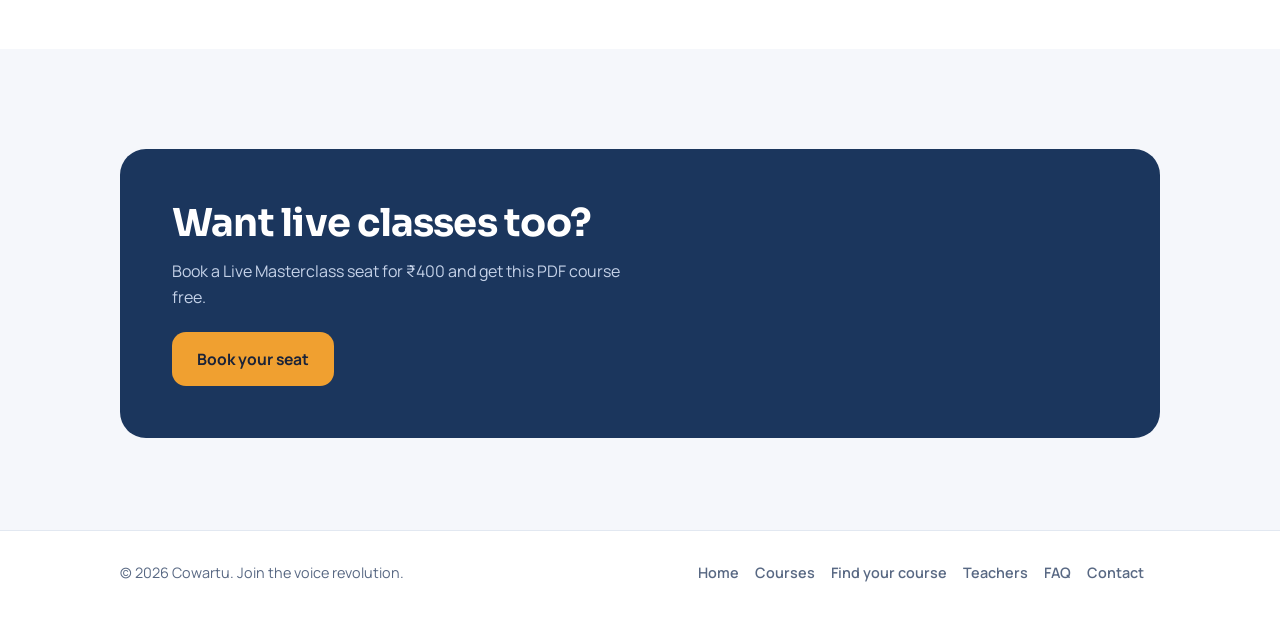
<file: doc-b1.html>
<!DOCTYPE html>
<html lang="en">
<head>
<meta charset="utf-8">
<meta name="viewport" content="width=device-width, initial-scale=1, viewport-fit=cover">
<title>DOC B1 Beginner Course | Cowartu</title>
<link rel="icon" href="assets/img/logo-mark.jpg">
<link rel="preconnect" href="https://fonts.googleapis.com">
<link rel="preconnect" href="https://fonts.gstatic.com" crossorigin>
<link href="https://fonts.googleapis.com/css2?family=Sora:wght@500;600;700&family=Manrope:wght@400;500;600;700&display=swap" rel="stylesheet">
<link rel="stylesheet" href="assets/css/style.css">
</head>
<body>
<svg width="0" height="0" style="position:absolute" aria-hidden="true">
<symbol id="ck" viewBox="0 0 24 24"><path d="M20 6 9 17l-5-5"/></symbol>
<symbol id="clk" viewBox="0 0 24 24"><circle cx="12" cy="12" r="9"/><path d="M12 7v5l3 2"/></symbol>
<symbol id="mail" viewBox="0 0 24 24"><rect x="3" y="5" width="18" height="14" rx="3"/><path d="m3 8 9 6 9-6"/></symbol>
<symbol id="tel" viewBox="0 0 24 24"><path d="M5 4h4l2 5-2.5 1.5a11 11 0 0 0 5 5L15 13l5 2v4a2 2 0 0 1-2 2A16 16 0 0 1 3 6a2 2 0 0 1 2-2z"/></symbol>
<symbol id="ig" viewBox="0 0 24 24"><rect x="3" y="3" width="18" height="18" rx="5"/><circle cx="12" cy="12" r="4"/><path d="M17.5 6.5h.01"/></symbol>
<symbol id="li" viewBox="0 0 24 24"><path d="M8 10v8M8 6.5v.01M12 18v-8m0 3a3 3 0 0 1 6 0v5"/><rect x="3" y="3" width="18" height="18" rx="4"/></symbol>
<symbol id="wa" viewBox="0 0 24 24"><path d="M3 21l1.6-4.6A8.5 8.5 0 1 1 8 19.5z"/><path d="M9 9c0 3 3 6 6 6l1-1.5-2-1-1 .8c-1-.4-2-1.4-2.4-2.4l.8-1-1-2z"/></symbol>
<symbol id="pin" viewBox="0 0 24 24"><path d="M12 21s7-6 7-11a7 7 0 0 0-14 0c0 5 7 11 7 11z"/><circle cx="12" cy="10" r="2.5"/></symbol>
<symbol id="menu" viewBox="0 0 24 24"><path d="M4 7h16M4 12h16M4 17h16"/></symbol>
</svg>
<header><div class="w nb"><a class="logo" href="index.html" aria-label="Cowartu home"><img src="assets/img/logo-wordmark.png" alt="Cowartu"></a><nav aria-label="Main"><ul><li><a class="l" href="courses.html">Courses</a></li><li><a class="l" href="finder.html">Find your course</a></li><li><a class="l" href="teachers.html">Teachers</a></li><li><a class="l" href="faq.html">FAQ</a></li><li><a class="l" href="contact.html">Contact</a></li><li><a class="btn p sm" href="admission.html">Book your seat</a></li></ul></nav><button class="bt" id="bt" aria-label="Open menu" aria-expanded="false"><svg fill="none" stroke="currentColor" stroke-width="2" stroke-linecap="round"><use href="#menu"/></svg></button></div><div class="menu" id="menu"><a href="courses.html">Courses</a><a href="finder.html">Find your course</a><a href="teachers.html">Teachers</a><a href="faq.html">FAQ</a><a href="contact.html">Contact</a><a class="btn p" href="admission.html">Book your seat</a></div></header>
<main>
<section class="hero"><div class="w"><span class="tagline"><i></i>Beginner course · PDF</span><h1 style="max-width:16ch">DOC B1 Beginner Course</h1><p class="lead">Start voice acting from zero. Simple, step-by-step lessons you can follow at your own speed.</p><div class="cta"><a class="btn p" data-wa="Hello Cowartu! I want to buy the DOC B1 Beginner Course (₹99). Please share the payment details.">Buy on WhatsApp for ₹99</a><a class="btn o" href="courses.html">Back to courses</a></div></div></section>
<section class="soft"><div class="w"><h2>Everything about this course.</h2><p class="lead">Know the price, the access period and what you receive before you buy.</p>
<div class="cg"><article class="card"><h3>Course details</h3><table class="rv"><tr><td>Price</td><td><b>₹99</b></td></tr><tr><td>Format</td><td>PDF course</td></tr><tr><td>Level</td><td>Beginner</td></tr><tr><td>Validity</td><td><b id="val"></b></td></tr></table></article>
<article class="card"><h3>What you get</h3><ul id="inc"></ul></article></div></div></section>
<section><div class="w"><h2>How to buy.</h2><p class="lead">Payment happens on WhatsApp. It takes about a minute.</p><ol class="st"><li><h3>Tap Buy on WhatsApp</h3><p>A chat with Cowartu opens with your message already written.</p></li><li><h3>Send the message</h3><p>We reply with the payment details for ₹99.</p></li><li><h3>Pay and receive the course</h3><p>We share the course with you once your payment is confirmed.</p></li></ol><a class="btn p" style="margin-top:8px" data-wa="Hello Cowartu! I want to buy the DOC B1 Beginner Course (₹99). Please share the payment details.">Buy on WhatsApp for ₹99</a></div></section>
<section class="soft"><div class="w"><div class="band"><h2>Want live classes too?</h2><p>Book a Live Masterclass seat for ₹400 and get this PDF course free.</p><a class="btn" href="admission.html">Book your seat</a></div></div></section>
</main>
<footer><div class="w"><span>© 2026 Cowartu. Join the voice revolution.</span><span><a href="index.html">Home</a><a href="courses.html">Courses</a><a href="finder.html">Find your course</a><a href="teachers.html">Teachers</a><a href="faq.html">FAQ</a><a href="contact.html">Contact</a></span></div></footer>
<script src="assets/js/config.js"></script>
<script src="assets/js/main.js"></script>
</body>
</html>
</file>
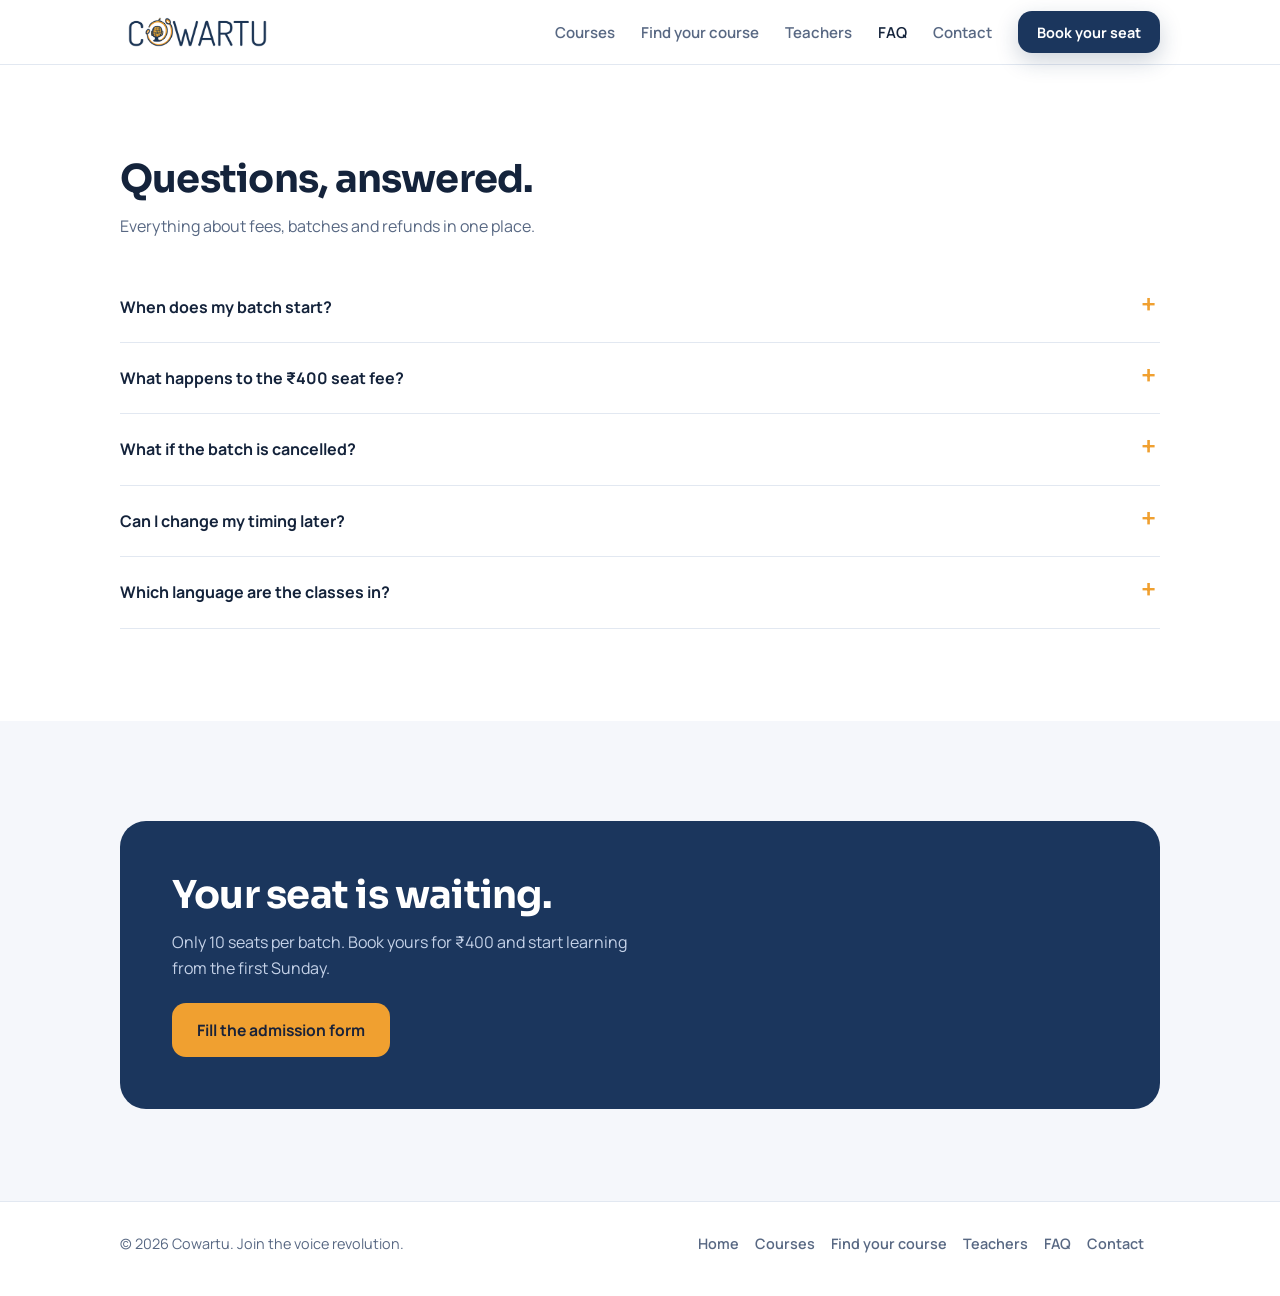
<file: faq.html>
<!DOCTYPE html>
<html lang="en">
<head>
<meta charset="utf-8">
<meta name="viewport" content="width=device-width, initial-scale=1, viewport-fit=cover">
<title>FAQ | Cowartu</title>
<link rel="icon" href="assets/img/logo-mark.jpg">
<link rel="preconnect" href="https://fonts.googleapis.com">
<link rel="preconnect" href="https://fonts.gstatic.com" crossorigin>
<link href="https://fonts.googleapis.com/css2?family=Sora:wght@500;600;700&family=Manrope:wght@400;500;600;700&display=swap" rel="stylesheet">
<link rel="stylesheet" href="assets/css/style.css">
</head>
<body>
<svg width="0" height="0" style="position:absolute" aria-hidden="true">
<symbol id="ck" viewBox="0 0 24 24"><path d="M20 6 9 17l-5-5"/></symbol>
<symbol id="clk" viewBox="0 0 24 24"><circle cx="12" cy="12" r="9"/><path d="M12 7v5l3 2"/></symbol>
<symbol id="mail" viewBox="0 0 24 24"><rect x="3" y="5" width="18" height="14" rx="3"/><path d="m3 8 9 6 9-6"/></symbol>
<symbol id="tel" viewBox="0 0 24 24"><path d="M5 4h4l2 5-2.5 1.5a11 11 0 0 0 5 5L15 13l5 2v4a2 2 0 0 1-2 2A16 16 0 0 1 3 6a2 2 0 0 1 2-2z"/></symbol>
<symbol id="ig" viewBox="0 0 24 24"><rect x="3" y="3" width="18" height="18" rx="5"/><circle cx="12" cy="12" r="4"/><path d="M17.5 6.5h.01"/></symbol>
<symbol id="li" viewBox="0 0 24 24"><path d="M8 10v8M8 6.5v.01M12 18v-8m0 3a3 3 0 0 1 6 0v5"/><rect x="3" y="3" width="18" height="18" rx="4"/></symbol>
<symbol id="wa" viewBox="0 0 24 24"><path d="M3 21l1.6-4.6A8.5 8.5 0 1 1 8 19.5z"/><path d="M9 9c0 3 3 6 6 6l1-1.5-2-1-1 .8c-1-.4-2-1.4-2.4-2.4l.8-1-1-2z"/></symbol>
<symbol id="pin" viewBox="0 0 24 24"><path d="M12 21s7-6 7-11a7 7 0 0 0-14 0c0 5 7 11 7 11z"/><circle cx="12" cy="10" r="2.5"/></symbol>
<symbol id="menu" viewBox="0 0 24 24"><path d="M4 7h16M4 12h16M4 17h16"/></symbol>
</svg>
<header><div class="w nb"><a class="logo" href="index.html" aria-label="Cowartu home"><img src="assets/img/logo-wordmark.png" alt="Cowartu"></a><nav aria-label="Main"><ul><li><a class="l" href="courses.html">Courses</a></li><li><a class="l" href="finder.html">Find your course</a></li><li><a class="l" href="teachers.html">Teachers</a></li><li><a class="l" href="faq.html" aria-current="page">FAQ</a></li><li><a class="l" href="contact.html">Contact</a></li><li><a class="btn p sm" href="admission.html">Book your seat</a></li></ul></nav><button class="bt" id="bt" aria-label="Open menu" aria-expanded="false"><svg fill="none" stroke="currentColor" stroke-width="2" stroke-linecap="round"><use href="#menu"/></svg></button></div><div class="menu" id="menu"><a href="courses.html">Courses</a><a href="finder.html">Find your course</a><a href="teachers.html">Teachers</a><a href="faq.html" aria-current="page">FAQ</a><a href="contact.html">Contact</a><a class="btn p" href="admission.html">Book your seat</a></div></header>
<main>
<section id="faq">
 <div class="w">
  <h2>Questions, answered.</h2>
  <p class="lead">Everything about fees, batches and refunds in one place.</p>
  <details><summary>When does my batch start?</summary><p>Your batch starts once 10 students have joined your chosen timing. We inform you by email and WhatsApp the moment it is ready.</p></details>
  <details><summary>What happens to the ₹400 seat fee?</summary><p>It is adjusted in your total course fee of ₹3,999. After the demo class, you pay the remaining ₹3,599.</p></details>
  <details><summary>What if the batch is cancelled?</summary><p>You receive a refund as soon as it is cancelled. ₹100 is deducted for the DOC B1 PDF course, so ₹300 is returned.</p></details>
  <details><summary>Can I change my timing later?</summary><p>Once a batch is fixed, the timing cannot be changed directly. Send a request by email to ishwar@cowartu.com.</p></details>
  <details><summary>Which language are the classes in?</summary><p>Classes are taught in Hindi.</p></details>
 </div>
</section>
<section class="soft" id="join">
 <div class="w">
  <div class="band">
   <h2>Your seat is waiting.</h2>
   <p>Only 10 seats per batch. Book yours for ₹400 and start learning from the first Sunday.</p>
   <a class="btn" href="admission.html">Fill the admission form</a>
  </div>
 </div>
</section>
</main>
<footer><div class="w"><span>© 2026 Cowartu. Join the voice revolution.</span><span><a href="index.html">Home</a><a href="courses.html">Courses</a><a href="finder.html">Find your course</a><a href="teachers.html">Teachers</a><a href="faq.html">FAQ</a><a href="contact.html">Contact</a></span></div></footer>
<script src="assets/js/config.js"></script>
<script src="assets/js/main.js"></script>
</body>
</html>
</file>
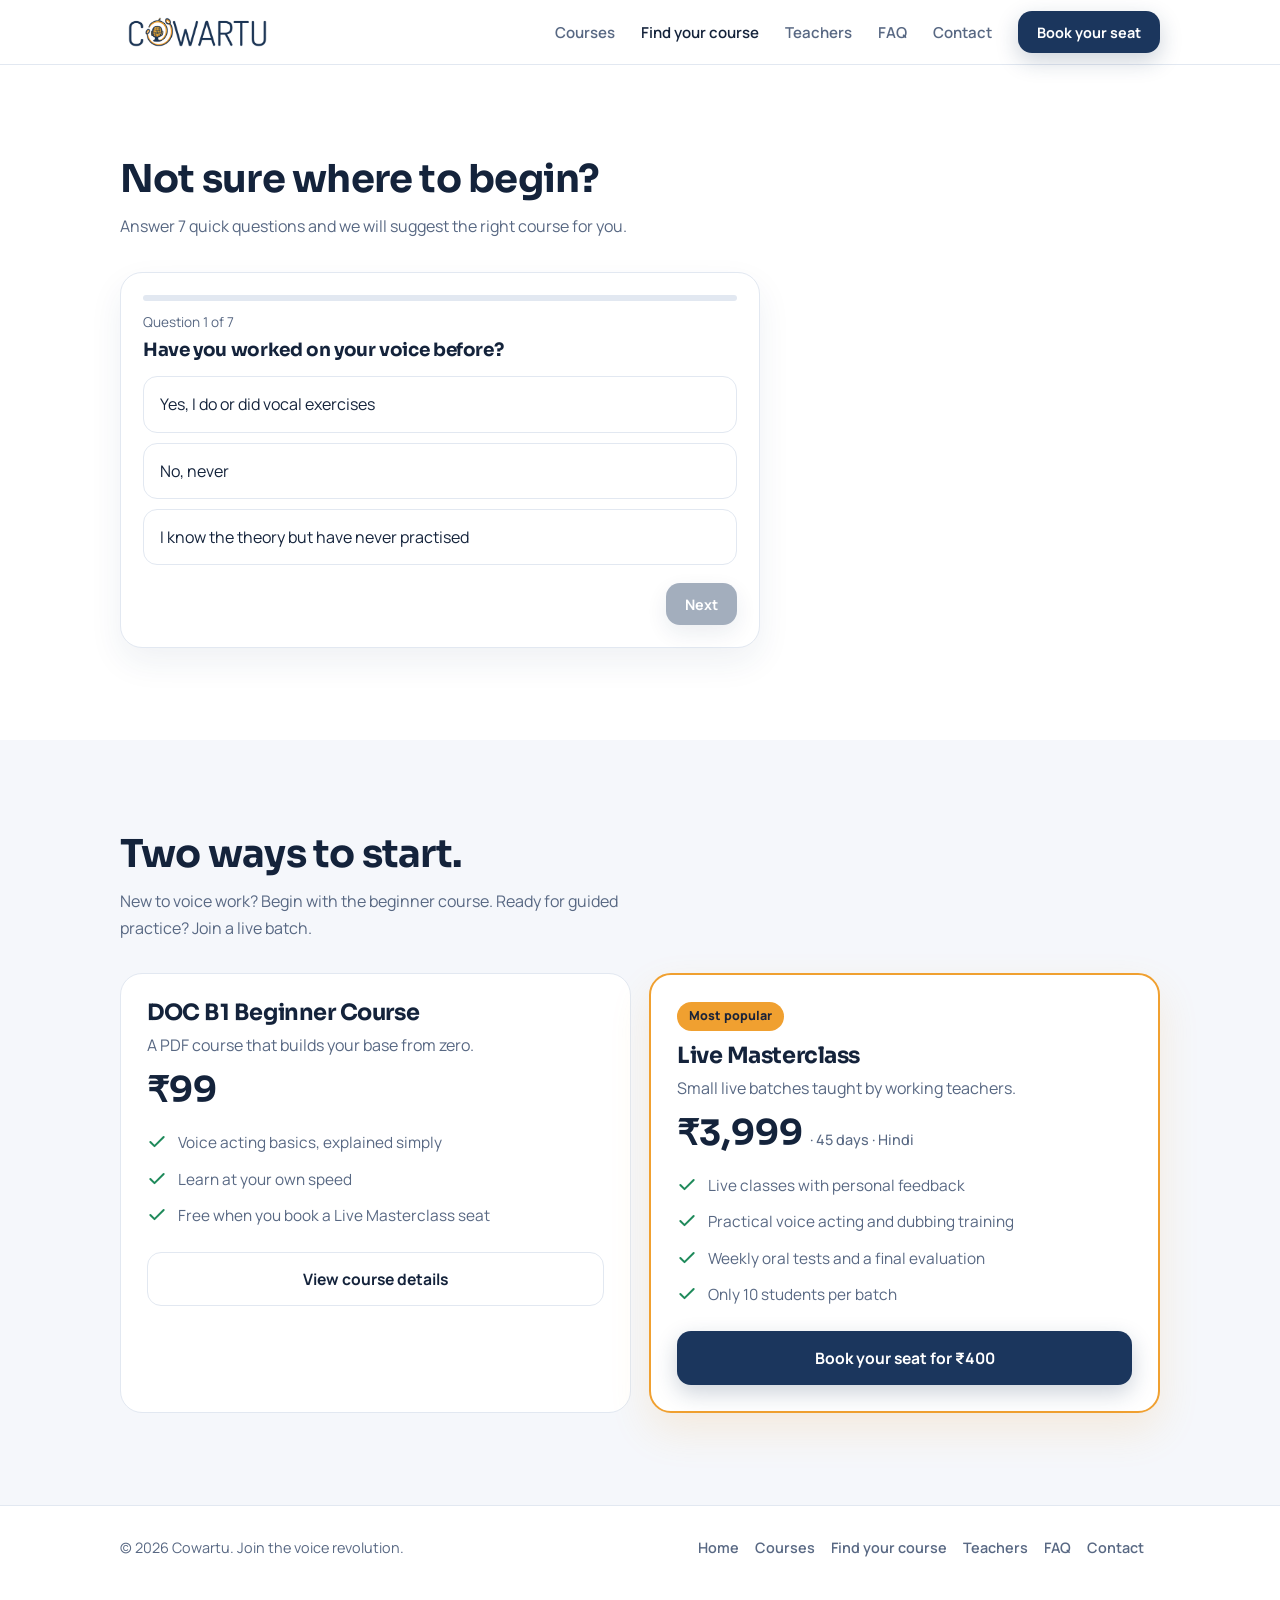
<file: finder.html>
<!DOCTYPE html>
<html lang="en">
<head>
<meta charset="utf-8">
<meta name="viewport" content="width=device-width, initial-scale=1, viewport-fit=cover">
<title>Find Your Course | Cowartu</title>
<link rel="icon" href="assets/img/logo-mark.jpg">
<link rel="preconnect" href="https://fonts.googleapis.com">
<link rel="preconnect" href="https://fonts.gstatic.com" crossorigin>
<link href="https://fonts.googleapis.com/css2?family=Sora:wght@500;600;700&family=Manrope:wght@400;500;600;700&display=swap" rel="stylesheet">
<link rel="stylesheet" href="assets/css/style.css">
</head>
<body>
<svg width="0" height="0" style="position:absolute" aria-hidden="true">
<symbol id="ck" viewBox="0 0 24 24"><path d="M20 6 9 17l-5-5"/></symbol>
<symbol id="clk" viewBox="0 0 24 24"><circle cx="12" cy="12" r="9"/><path d="M12 7v5l3 2"/></symbol>
<symbol id="mail" viewBox="0 0 24 24"><rect x="3" y="5" width="18" height="14" rx="3"/><path d="m3 8 9 6 9-6"/></symbol>
<symbol id="tel" viewBox="0 0 24 24"><path d="M5 4h4l2 5-2.5 1.5a11 11 0 0 0 5 5L15 13l5 2v4a2 2 0 0 1-2 2A16 16 0 0 1 3 6a2 2 0 0 1 2-2z"/></symbol>
<symbol id="ig" viewBox="0 0 24 24"><rect x="3" y="3" width="18" height="18" rx="5"/><circle cx="12" cy="12" r="4"/><path d="M17.5 6.5h.01"/></symbol>
<symbol id="li" viewBox="0 0 24 24"><path d="M8 10v8M8 6.5v.01M12 18v-8m0 3a3 3 0 0 1 6 0v5"/><rect x="3" y="3" width="18" height="18" rx="4"/></symbol>
<symbol id="wa" viewBox="0 0 24 24"><path d="M3 21l1.6-4.6A8.5 8.5 0 1 1 8 19.5z"/><path d="M9 9c0 3 3 6 6 6l1-1.5-2-1-1 .8c-1-.4-2-1.4-2.4-2.4l.8-1-1-2z"/></symbol>
<symbol id="pin" viewBox="0 0 24 24"><path d="M12 21s7-6 7-11a7 7 0 0 0-14 0c0 5 7 11 7 11z"/><circle cx="12" cy="10" r="2.5"/></symbol>
<symbol id="menu" viewBox="0 0 24 24"><path d="M4 7h16M4 12h16M4 17h16"/></symbol>
</svg>
<header><div class="w nb"><a class="logo" href="index.html" aria-label="Cowartu home"><img src="assets/img/logo-wordmark.png" alt="Cowartu"></a><nav aria-label="Main"><ul><li><a class="l" href="courses.html">Courses</a></li><li><a class="l" href="finder.html" aria-current="page">Find your course</a></li><li><a class="l" href="teachers.html">Teachers</a></li><li><a class="l" href="faq.html">FAQ</a></li><li><a class="l" href="contact.html">Contact</a></li><li><a class="btn p sm" href="admission.html">Book your seat</a></li></ul></nav><button class="bt" id="bt" aria-label="Open menu" aria-expanded="false"><svg fill="none" stroke="currentColor" stroke-width="2" stroke-linecap="round"><use href="#menu"/></svg></button></div><div class="menu" id="menu"><a href="courses.html">Courses</a><a href="finder.html" aria-current="page">Find your course</a><a href="teachers.html">Teachers</a><a href="faq.html">FAQ</a><a href="contact.html">Contact</a><a class="btn p" href="admission.html">Book your seat</a></div></header>
<main>
<section id="finder">
 <div class="w">
  <h2>Not sure where to begin?</h2>
  <p class="lead">Answer 7 quick questions and we will suggest the right course for you.</p>
  <div class="panel" id="qz"></div>
 </div>
</section>
<section class="soft" id="courses">
 <div class="w">
  <h2>Two ways to start.</h2>
  <p class="lead">New to voice work? Begin with the beginner course. Ready for guided practice? Join a live batch.</p>
  <div class="cg">
   <article class="card">
    <h3>DOC B1 Beginner Course</h3>
    <p style="color:var(--mute)">A PDF course that builds your base from zero.</p>
    <div class="price">₹99</div>
    <ul>
     <li><svg class="ck"><use href="#ck"/></svg>Voice acting basics, explained simply</li>
     <li><svg class="ck"><use href="#ck"/></svg>Learn at your own speed</li>
     <li><svg class="ck"><use href="#ck"/></svg>Free when you book a Live Masterclass seat</li>
    </ul>
    <a class="btn o" href="doc-b1.html">View course details</a>
   </article>
   <article class="card feat">
    <span class="pill">Most popular</span>
    <h3>Live Masterclass</h3>
    <p style="color:var(--mute)">Small live batches taught by working teachers.</p>
    <div class="price">₹3,999 <small>· 45 days · Hindi</small></div>
    <ul>
     <li><svg class="ck"><use href="#ck"/></svg>Live classes with personal feedback</li>
     <li><svg class="ck"><use href="#ck"/></svg>Practical voice acting and dubbing training</li>
     <li><svg class="ck"><use href="#ck"/></svg>Weekly oral tests and a final evaluation</li>
     <li><svg class="ck"><use href="#ck"/></svg>Only 10 students per batch</li>
    </ul>
    <a class="btn p" href="admission.html">Book your seat for ₹400</a>
   </article>
  </div>
 </div>
</section>
</main>
<footer><div class="w"><span>© 2026 Cowartu. Join the voice revolution.</span><span><a href="index.html">Home</a><a href="courses.html">Courses</a><a href="finder.html">Find your course</a><a href="teachers.html">Teachers</a><a href="faq.html">FAQ</a><a href="contact.html">Contact</a></span></div></footer>
<script src="assets/js/config.js"></script>
<script src="assets/js/main.js"></script>
<script src="assets/js/finder.js"></script>
</body>
</html>
</file>
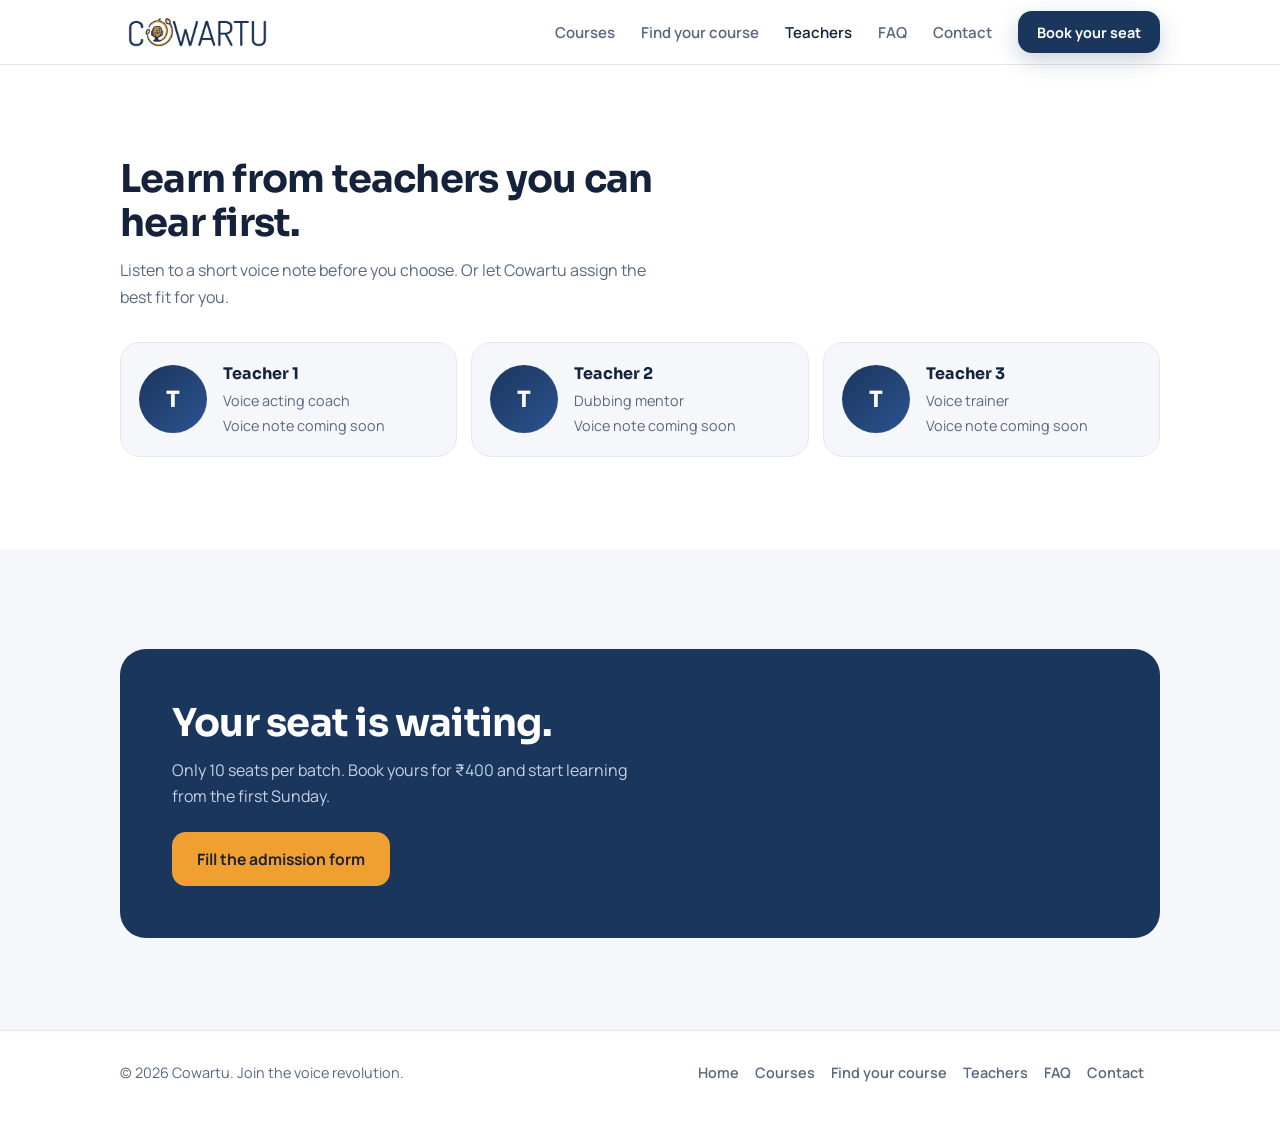
<file: teachers.html>
<!DOCTYPE html>
<html lang="en">
<head>
<meta charset="utf-8">
<meta name="viewport" content="width=device-width, initial-scale=1, viewport-fit=cover">
<title>Teachers | Cowartu</title>
<link rel="icon" href="assets/img/logo-mark.jpg">
<link rel="preconnect" href="https://fonts.googleapis.com">
<link rel="preconnect" href="https://fonts.gstatic.com" crossorigin>
<link href="https://fonts.googleapis.com/css2?family=Sora:wght@500;600;700&family=Manrope:wght@400;500;600;700&display=swap" rel="stylesheet">
<link rel="stylesheet" href="assets/css/style.css">
</head>
<body>
<svg width="0" height="0" style="position:absolute" aria-hidden="true">
<symbol id="ck" viewBox="0 0 24 24"><path d="M20 6 9 17l-5-5"/></symbol>
<symbol id="clk" viewBox="0 0 24 24"><circle cx="12" cy="12" r="9"/><path d="M12 7v5l3 2"/></symbol>
<symbol id="mail" viewBox="0 0 24 24"><rect x="3" y="5" width="18" height="14" rx="3"/><path d="m3 8 9 6 9-6"/></symbol>
<symbol id="tel" viewBox="0 0 24 24"><path d="M5 4h4l2 5-2.5 1.5a11 11 0 0 0 5 5L15 13l5 2v4a2 2 0 0 1-2 2A16 16 0 0 1 3 6a2 2 0 0 1 2-2z"/></symbol>
<symbol id="ig" viewBox="0 0 24 24"><rect x="3" y="3" width="18" height="18" rx="5"/><circle cx="12" cy="12" r="4"/><path d="M17.5 6.5h.01"/></symbol>
<symbol id="li" viewBox="0 0 24 24"><path d="M8 10v8M8 6.5v.01M12 18v-8m0 3a3 3 0 0 1 6 0v5"/><rect x="3" y="3" width="18" height="18" rx="4"/></symbol>
<symbol id="wa" viewBox="0 0 24 24"><path d="M3 21l1.6-4.6A8.5 8.5 0 1 1 8 19.5z"/><path d="M9 9c0 3 3 6 6 6l1-1.5-2-1-1 .8c-1-.4-2-1.4-2.4-2.4l.8-1-1-2z"/></symbol>
<symbol id="pin" viewBox="0 0 24 24"><path d="M12 21s7-6 7-11a7 7 0 0 0-14 0c0 5 7 11 7 11z"/><circle cx="12" cy="10" r="2.5"/></symbol>
<symbol id="menu" viewBox="0 0 24 24"><path d="M4 7h16M4 12h16M4 17h16"/></symbol>
</svg>
<header><div class="w nb"><a class="logo" href="index.html" aria-label="Cowartu home"><img src="assets/img/logo-wordmark.png" alt="Cowartu"></a><nav aria-label="Main"><ul><li><a class="l" href="courses.html">Courses</a></li><li><a class="l" href="finder.html">Find your course</a></li><li><a class="l" href="teachers.html" aria-current="page">Teachers</a></li><li><a class="l" href="faq.html">FAQ</a></li><li><a class="l" href="contact.html">Contact</a></li><li><a class="btn p sm" href="admission.html">Book your seat</a></li></ul></nav><button class="bt" id="bt" aria-label="Open menu" aria-expanded="false"><svg fill="none" stroke="currentColor" stroke-width="2" stroke-linecap="round"><use href="#menu"/></svg></button></div><div class="menu" id="menu"><a href="courses.html">Courses</a><a href="finder.html">Find your course</a><a href="teachers.html" aria-current="page">Teachers</a><a href="faq.html">FAQ</a><a href="contact.html">Contact</a><a class="btn p" href="admission.html">Book your seat</a></div></header>
<main>
<section id="teachers">
 <div class="w">
  <h2>Learn from teachers you can hear first.</h2>
  <p class="lead">Listen to a short voice note before you choose. Or let Cowartu assign the best fit for you.</p>
  <div class="tg" id="tg"></div>
 </div>
</section>
<section class="soft" id="join">
 <div class="w">
  <div class="band">
   <h2>Your seat is waiting.</h2>
   <p>Only 10 seats per batch. Book yours for ₹400 and start learning from the first Sunday.</p>
   <a class="btn" href="admission.html">Fill the admission form</a>
  </div>
 </div>
</section>
</main>
<footer><div class="w"><span>© 2026 Cowartu. Join the voice revolution.</span><span><a href="index.html">Home</a><a href="courses.html">Courses</a><a href="finder.html">Find your course</a><a href="teachers.html">Teachers</a><a href="faq.html">FAQ</a><a href="contact.html">Contact</a></span></div></footer>
<script src="assets/js/config.js"></script>
<script src="assets/js/main.js"></script>
</body>
</html>
</file>
<file: assets/css/style.css>
:root{--bg:#fff;--soft:#f5f7fb;--ink:#14233b;--mute:#586883;--line:#e2e8f1;--navy:#1b365d;--amber:#f0a030;--pri:#1b365d;--pric:#fff;--ok:#1f8a5b;color-scheme:light;box-sizing:border-box;padding-top:env(safe-area-inset-top,0px);padding-bottom:env(safe-area-inset-bottom,0px)}
html{scroll-padding-top:calc(env(safe-area-inset-top,0px) + 72px)}
@media (prefers-color-scheme:dark){:root:not([data-theme="light"]){--bg:#0d1526;--soft:#131e35;--ink:#eef2f8;--mute:#9aa9c0;--line:#243250;--pri:#f0a030;--pric:#1b2338;color-scheme:dark}}
:root[data-theme="dark"]{--bg:#0d1526;--soft:#131e35;--ink:#eef2f8;--mute:#9aa9c0;--line:#243250;--pri:#f0a030;--pric:#1b2338;color-scheme:dark}
*{box-sizing:border-box}
body{margin:0;background:var(--bg);color:var(--ink);font:400 1rem/1.65 Manrope,system-ui,-apple-system,"Segoe UI",Roboto,sans-serif;-webkit-font-smoothing:antialiased}
h1,h2,h3{font-family:Sora,Manrope,system-ui,sans-serif;line-height:1.15;margin:0;letter-spacing:-.02em}
p{margin:0}
a{color:inherit}
:focus-visible{outline:3px solid var(--amber);outline-offset:3px;border-radius:8px}
.w{max-width:1080px;margin:0 auto;padding:0 20px}
section{padding:68px 0}
.soft{background:var(--soft)}
h2{font-size:clamp(1.65rem,5.6vw,2.4rem);margin-bottom:12px;max-width:20ch}
.lead{color:var(--mute);max-width:56ch;margin-bottom:32px}
/* nav */
header{position:sticky;top:0;z-index:30;background:color-mix(in srgb,var(--bg) 88%,transparent);backdrop-filter:blur(14px);-webkit-backdrop-filter:blur(14px);border-bottom:1px solid var(--line);padding-top:env(safe-area-inset-top,0px)}
.nb{display:flex;align-items:center;justify-content:space-between;height:64px}
.logo{background:#fff;border-radius:10px;padding:3px 8px;display:flex}
.logo img{height:30px;width:auto;display:block}
nav ul{display:none;list-style:none;margin:0;padding:0;gap:26px}
nav a.l{text-decoration:none;font-weight:600;font-size:.94rem;color:var(--mute);cursor:pointer}
nav a.l:hover{color:var(--ink)}
.bt{display:none;width:44px;height:44px;border:1px solid var(--line);border-radius:12px;background:transparent;color:var(--ink);align-items:center;justify-content:center;cursor:pointer}
.bt svg{width:22px;height:22px}
.menu{display:none;border-top:1px solid var(--line);padding:8px 20px 18px;background:var(--bg)}
.menu.open{display:block}
.menu a{display:block;padding:13px 0;text-decoration:none;font-weight:600;border-bottom:1px solid var(--line);cursor:pointer}
.menu .btn{margin-top:16px;border:0;text-align:center}
.btn{display:inline-flex;align-items:center;justify-content:center;gap:8px;font:700 .98rem Manrope,sans-serif;text-decoration:none;border-radius:14px;padding:15px 24px;min-height:50px;cursor:pointer;border:1.5px solid transparent;transition:transform .18s,box-shadow .18s,background .18s}
.btn.p{background:var(--pri);color:var(--pric);box-shadow:0 8px 22px rgba(27,54,93,.22)}
.btn.p:hover{transform:translateY(-2px)}
.btn.o{border-color:var(--line);color:var(--ink);background:transparent}
.btn.o:hover{border-color:var(--amber)}
.btn.sm{padding:10px 18px;min-height:42px;font-size:.9rem}
.btn svg{width:18px;height:18px}
/* hero */
.hero{padding:40px 0 56px;overflow:hidden}
.hg{display:grid;gap:36px}
.tagline{display:inline-flex;align-items:center;gap:8px;font-weight:700;font-size:.86rem;color:var(--mute);border:1px solid var(--line);border-radius:99px;padding:6px 14px;margin-bottom:18px}
.tagline i{width:8px;height:8px;border-radius:50%;background:var(--amber);box-shadow:0 0 0 4px rgba(240,160,48,.25)}
h1{font-size:clamp(2.3rem,10vw,4rem);margin-bottom:16px;max-width:13ch}
.hero .lead{font-size:1.06rem;margin-bottom:26px}
.cta{display:flex;flex-direction:column;gap:12px}
.vis{position:relative;display:flex;flex-direction:column;align-items:center;padding:10px 0}
.disc{position:relative;width:min(300px,76vw);aspect-ratio:1;border-radius:50%;background:#fff;box-shadow:0 30px 60px rgba(27,54,93,.2),0 0 0 1px var(--line);display:grid;place-items:center}
.disc img{width:84%;border-radius:50%}
.disc::after{content:"";position:absolute;inset:-14px;border-radius:50%;border:2px solid var(--amber);opacity:.5;animation:rg 3.6s ease-out infinite}
@keyframes rg{from{transform:scale(.96);opacity:.6}to{transform:scale(1.16);opacity:0}}
.wave{display:flex;align-items:center;gap:5px;height:44px;margin-top:30px}
.wave i{width:5px;border-radius:5px;background:var(--amber);height:10px;animation:wv 1.4s ease-in-out infinite}
.wave i:nth-child(3n){background:var(--navy)}
@media (prefers-color-scheme:dark){.wave i:nth-child(3n){background:#7fa0d6}}
@keyframes wv{0%,100%{height:8px}50%{height:40px}}
.facts{display:grid;grid-template-columns:1fr 1fr;gap:1px;background:var(--line);border:1px solid var(--line);border-radius:18px;overflow:hidden;margin-top:44px}
.facts div{background:var(--bg);padding:16px 18px}
.facts b{display:block;font:700 1.15rem Sora,sans-serif}
.facts span{color:var(--mute);font-size:.88rem}
/* courses */
.cg{display:grid;gap:18px}
.card{background:var(--bg);border:1px solid var(--line);border-radius:22px;padding:26px}
.card.feat{border:2px solid var(--amber);box-shadow:0 18px 40px rgba(240,160,48,.14);position:relative}
.pill{display:inline-block;background:var(--amber);color:#1b2338;font-weight:800;font-size:.78rem;border-radius:99px;padding:4px 12px;margin-bottom:12px}
.card h3{font-size:1.4rem;margin-bottom:6px}
.price{font:700 2.2rem Sora,sans-serif;margin:10px 0 2px}
.price small{font:500 .9rem Manrope,sans-serif;color:var(--mute)}
.card ul{list-style:none;padding:0;margin:18px 0 24px;display:grid;gap:11px}
.card li{display:flex;gap:11px;align-items:flex-start;color:var(--mute);font-size:.96rem}
.card li svg,.ck{width:20px;height:20px;flex:none;stroke:var(--ok);fill:none;stroke-width:2.4;stroke-linecap:round;stroke-linejoin:round;margin-top:2px}
.card .btn{width:100%}
/* steps */
.st{list-style:none;margin:0;padding:0;display:grid;gap:0;counter-reset:s}
.st li{position:relative;padding:0 0 28px 62px;counter-increment:s}
.st li::before{content:counter(s);position:absolute;left:0;top:0;width:42px;height:42px;border-radius:50%;background:var(--pri);color:var(--pric);display:grid;place-items:center;font:700 1rem Sora,sans-serif;z-index:1}
.st li::after{content:"";position:absolute;left:20px;top:42px;bottom:0;width:2px;background:var(--line)}
.st li:last-child::after{display:none}
.st h3{font-size:1.1rem;margin:6px 0 4px}
.st p{color:var(--mute);font-size:.96rem}
/* slots + teachers */
.sg{display:grid;gap:14px}
.slot{display:flex;align-items:center;gap:16px;background:var(--bg);border:1px solid var(--line);border-radius:18px;padding:18px 20px}
.slot svg{width:28px;height:28px;stroke:var(--amber);fill:none;stroke-width:1.8;stroke-linecap:round;stroke-linejoin:round;flex:none}
.slot b{display:block;font-family:Sora,sans-serif}
.slot span{color:var(--mute);font-size:.93rem}
.tg{display:grid;gap:14px}
.tc{display:flex;gap:16px;align-items:center;background:var(--soft);border:1px solid var(--line);border-radius:20px;padding:18px}
.av{width:68px;height:68px;border-radius:50%;background:linear-gradient(135deg,var(--navy),#2c5391);color:#fff;display:grid;place-items:center;font:700 1.4rem Sora,sans-serif;flex:none;overflow:hidden}
.av img{width:100%;height:100%;object-fit:cover}
.tc b{display:block;font-family:Sora,sans-serif}
.tc span{color:var(--mute);font-size:.9rem}
.tc audio{width:100%;height:34px;margin-top:6px}
/* faq */
details{border-bottom:1px solid var(--line);padding:4px 0}
summary{cursor:pointer;list-style:none;font-weight:700;padding:18px 36px 18px 0;position:relative;min-height:48px}
summary::-webkit-details-marker{display:none}
summary::after{content:"+";position:absolute;right:4px;top:12px;font:500 1.6rem Sora,sans-serif;color:var(--amber);transition:transform .25s}
details[open] summary::after{transform:rotate(45deg)}
details p{color:var(--mute);padding:0 0 18px;max-width:62ch}
/* contact */
.kg{display:grid;gap:12px}
.k{display:flex;gap:14px;align-items:center;background:var(--bg);border:1px solid var(--line);border-radius:18px;padding:16px;text-decoration:none;transition:border-color .2s}
.k:hover{border-color:var(--amber)}
.ic{width:46px;height:46px;border-radius:14px;display:grid;place-items:center;background:var(--navy);flex:none}
.ic svg{width:22px;height:22px;stroke:#fff;fill:none;stroke-width:2;stroke-linecap:round;stroke-linejoin:round}
.k b{display:block;font-size:.97rem}
.k small{color:var(--mute);font-size:.9rem;word-break:break-word}
.band{background:var(--navy);color:#fff;border-radius:26px;padding:34px 24px;text-align:left;margin-top:8px}
.band h2{color:#fff;max-width:16ch}
.band p{color:#c5d2e8;margin-bottom:22px;max-width:46ch}
.band .btn{background:var(--amber);color:#1b2338}
footer{border-top:1px solid var(--line);padding:30px 0 40px;color:var(--mute);font-size:.9rem}
footer .w{display:flex;flex-direction:column;gap:14px}
.panel{background:var(--bg);border:1px solid var(--line);border-radius:22px;padding:22px;max-width:640px;box-shadow:0 14px 34px rgba(27,54,93,.07)}
.pb{height:6px;background:var(--line);border-radius:6px;overflow:hidden;margin-bottom:10px}.pb i{display:block;height:100%;background:var(--amber);transition:width .35s}
.op{display:block;width:100%;text-align:left;font:inherit;color:inherit;background:var(--bg);border:1.5px solid var(--line);border-radius:14px;padding:14px 16px;margin-bottom:10px;cursor:pointer;min-height:50px}.op:hover{border-color:var(--amber)}.op.on{border-color:var(--amber);background:var(--soft)}.op small{display:block;color:var(--mute)}
.fl{display:block;font-weight:700;font-size:.9rem;margin:14px 0 6px}
.panel input[type=text],.panel input[type=email],.panel input[type=tel],.panel input[type=date]{width:100%;font:inherit;color:inherit;background:var(--bg);border:1.5px solid var(--line);border-radius:12px;padding:13px 14px;min-height:50px}
.er{color:#d64545;font-size:.82rem;min-height:1.2em}
.nv{display:flex;justify-content:space-between;gap:10px;margin-top:18px}
.btn:disabled{opacity:.4;cursor:not-allowed}
.rv{width:100%;border-collapse:collapse;font-size:.93rem;margin:10px 0}.rv td{padding:9px 0;border-bottom:1px solid var(--line)}.rv td:first-child{color:var(--mute);width:38%}
.md{position:fixed;inset:0;background:rgba(5,10,20,.68);display:flex;align-items:center;justify-content:center;padding:16px;z-index:60}.mb{background:var(--bg);border-radius:22px;max-width:500px;width:100%;max-height:88vh;overflow:auto;padding:24px}.mb ol{padding-left:20px}.mb li{margin-bottom:9px;color:var(--mute);font-size:.95rem}.mb b{color:var(--ink)}
.ref{background:var(--soft);border-radius:12px;padding:12px 14px;font-size:.92rem;margin:12px 0;color:var(--mute)}
.chk{display:flex;gap:10px;align-items:flex-start;font-weight:700;font-size:.92rem;margin:14px 0}.chk input{width:20px;height:20px;margin-top:2px;accent-color:var(--amber)}
@media (min-width:760px){
 .bt{display:none!important}.menu{display:none!important}
 nav ul{display:flex;align-items:center}
 .hg{grid-template-columns:1.1fr .9fr;align-items:center;gap:56px}
 .cta{flex-direction:row}
 .facts{grid-template-columns:repeat(4,1fr)}
 .cg,.tg,.sg,.kg{grid-template-columns:repeat(auto-fit,minmax(240px,1fr))}
 section{padding:92px 0}
 .band{padding:52px}
 footer .w{flex-direction:row;justify-content:space-between}
}
@media (max-width:759px){nav ul{display:none!important}.bt{display:flex}header .btn.sm{display:none}}
@media (prefers-reduced-motion:reduce){*,*::before,*::after{animation:none!important;transition:none!important}html{scroll-behavior:auto}}
html{scroll-behavior:smooth}

nav a.l[aria-current]{color:var(--ink)}
.menu a[aria-current]{color:var(--amber)}
footer a{text-decoration:none;margin-right:16px;font-weight:600}
footer a:hover{color:var(--ink)}
</file>
